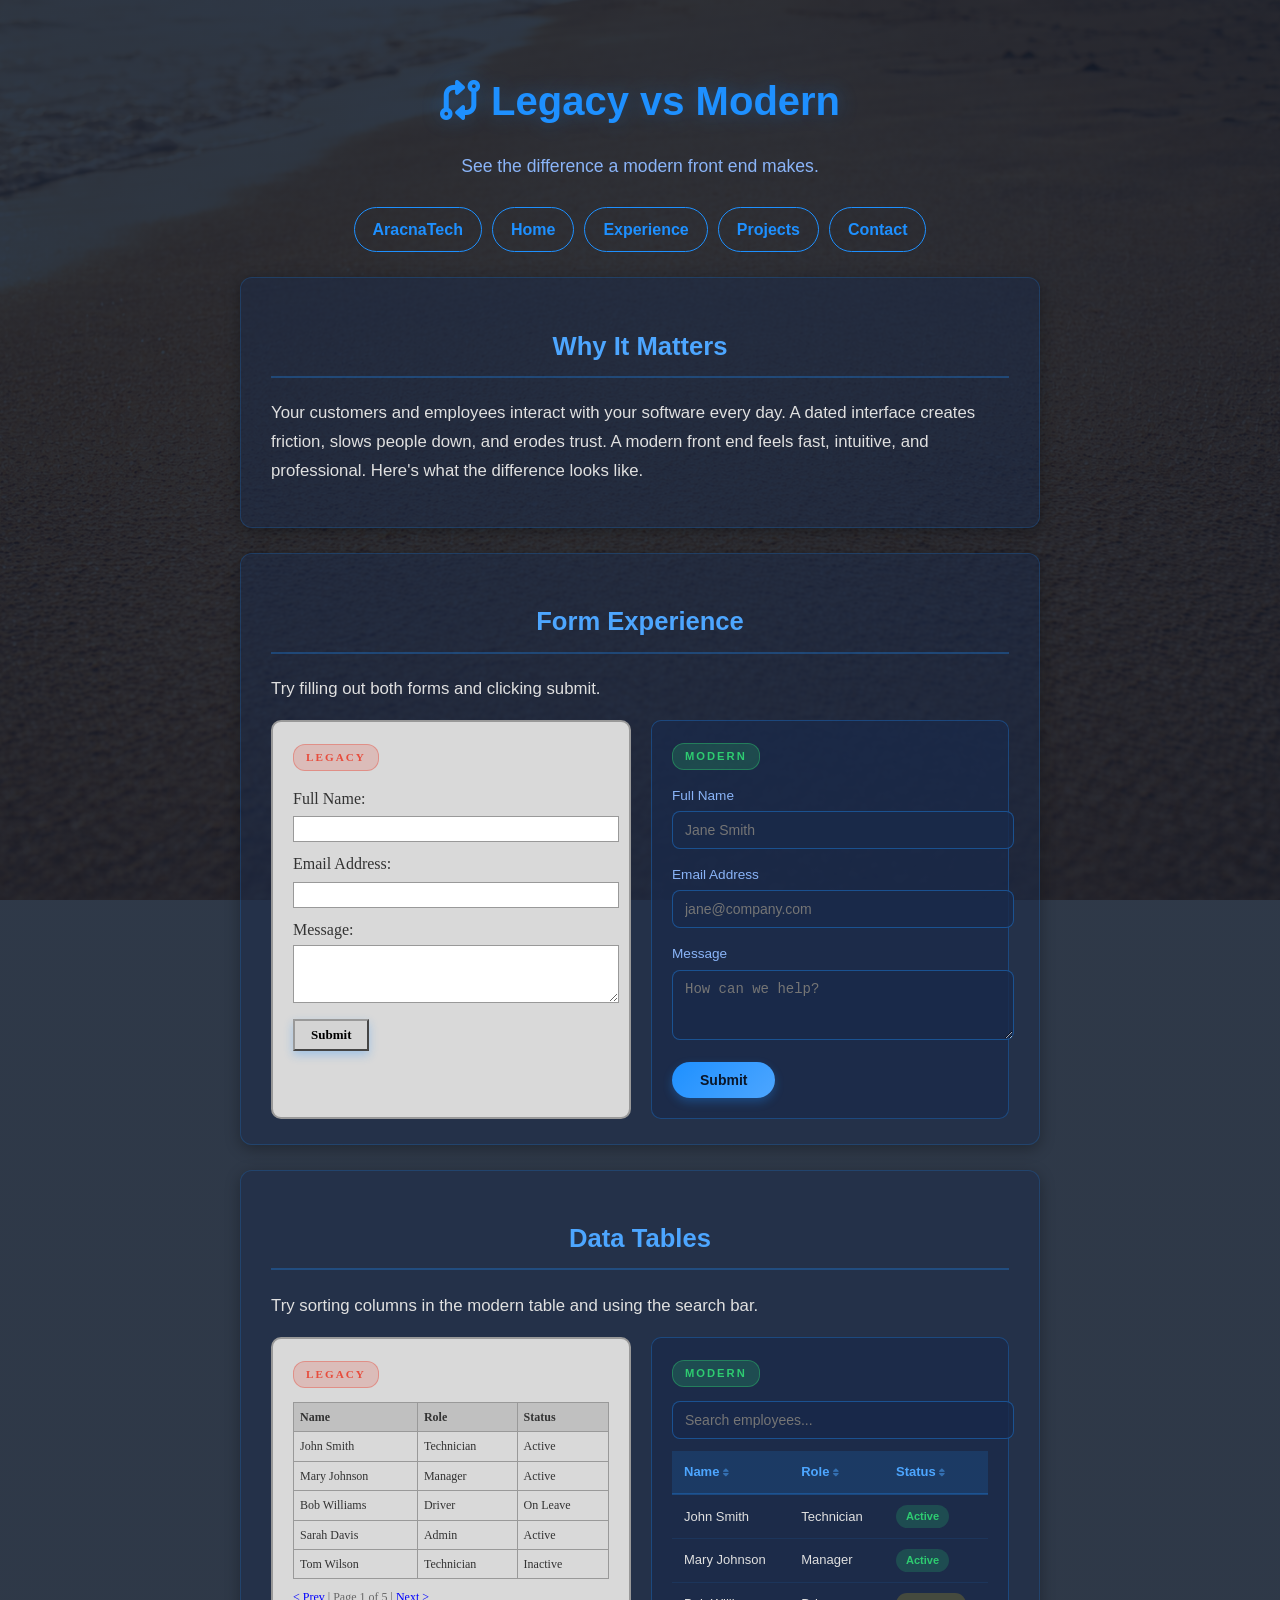
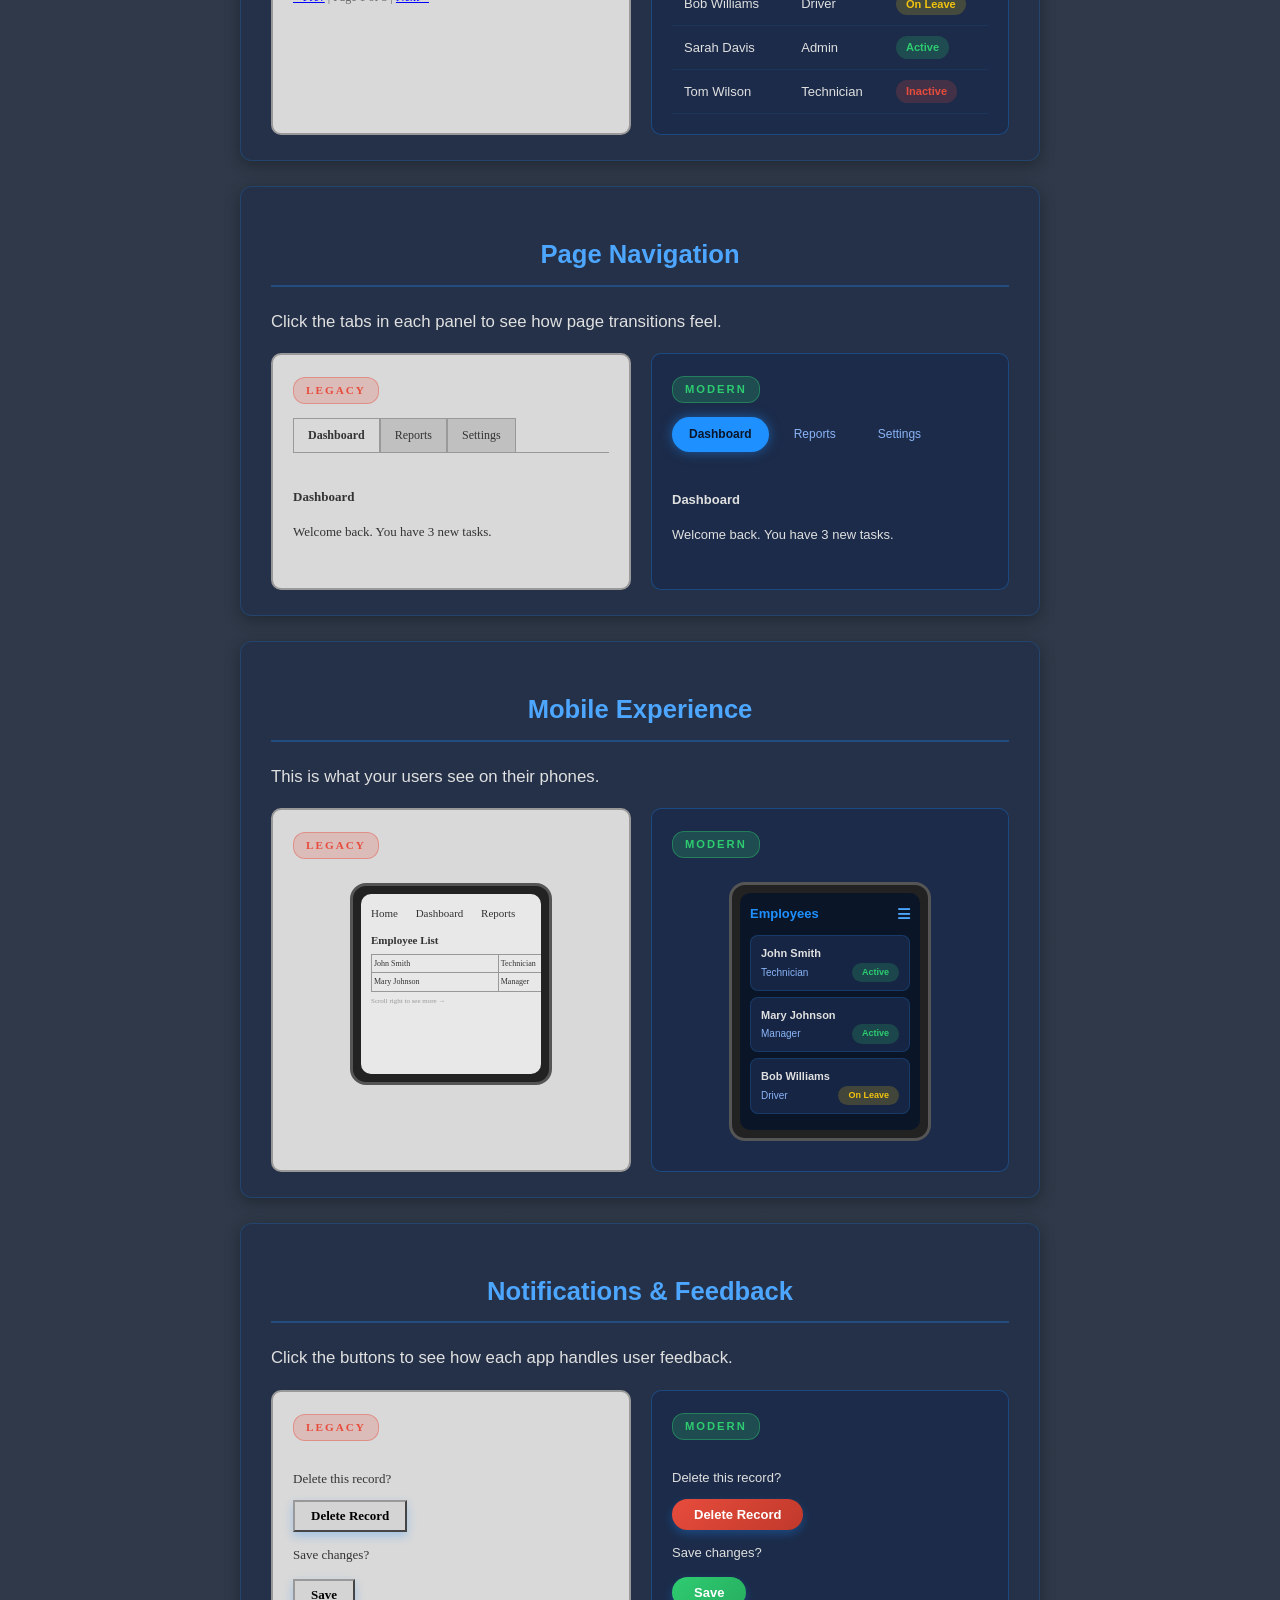
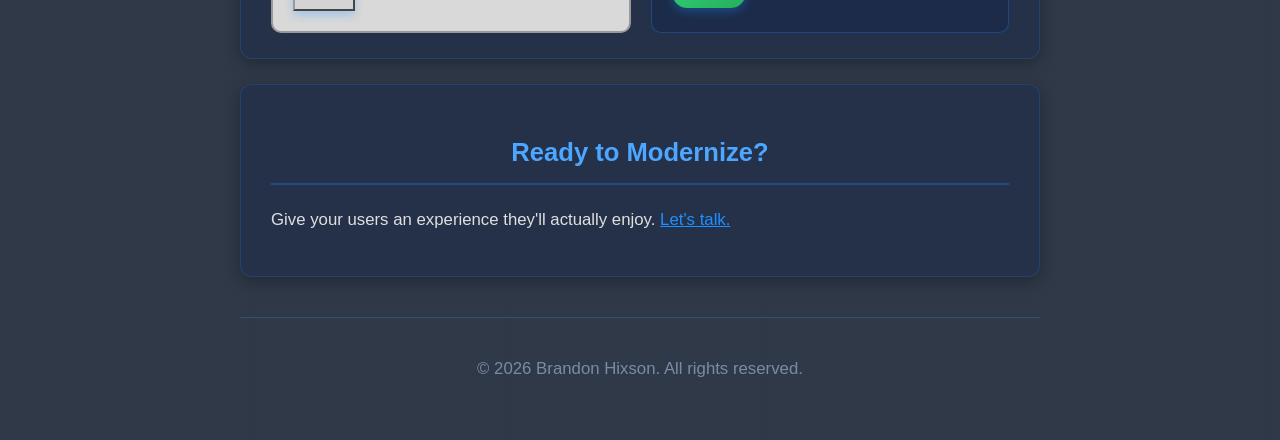
<file: django-compare.html>
<!DOCTYPE html>
<html lang="en">
  <head>
    <meta charset="UTF-8" />
    <meta name="viewport" content="width=device-width, initial-scale=1.0" />
    <title>Legacy vs Modern - AracnaTech</title>
    <link rel="stylesheet" href="style.css" />
    <link rel="stylesheet" href="https://cdnjs.cloudflare.com/ajax/libs/font-awesome/6.5.1/css/all.min.css" />
  </head>
  <body class="page-compare">

    <header>
      <h1><i class="fa-solid fa-code-compare"></i> Legacy vs Modern</h1>
      <p>See the difference a modern front end makes.</p>
    </header>

    <nav>
      <a href="aracnatech.html">AracnaTech</a>
      <a href="index.html">Home</a>
      <a href="experience.html">Experience</a>
      <a href="projects.html">Projects</a>
      <a href="contact.html">Contact</a>
    </nav>

    <main>

      <!-- Intro -->
      <section>
        <h2>Why It Matters</h2>
        <p>
          Your customers and employees interact with your software every day.
          A dated interface creates friction, slows people down, and erodes trust.
          A modern front end feels fast, intuitive, and professional.
          Here's what the difference looks like.
        </p>
      </section>

      <!-- Demo 1: Form Experience -->
      <section>
        <h2>Form Experience</h2>
        <p>Try filling out both forms and clicking submit.</p>
        <div class="demo-row">

          <div class="demo-panel demo-legacy">
            <span class="demo-label demo-label-legacy">Legacy</span>
            <form onsubmit="legacySubmit(event)">
              <div style="margin-bottom: 8px;">
                <label style="display: block; margin-bottom: 2px;">Full Name:</label>
                <input type="text" id="legacy-name" style="width: 100%; padding: 4px; border: 1px solid #999; font-family: 'Times New Roman', serif; font-size: 14px; border-radius: 0; background: #fff; color: #000;" />
              </div>
              <div style="margin-bottom: 8px;">
                <label style="display: block; margin-bottom: 2px;">Email Address:</label>
                <input type="text" id="legacy-email" style="width: 100%; padding: 4px; border: 1px solid #999; font-family: 'Times New Roman', serif; font-size: 14px; border-radius: 0; background: #fff; color: #000;" />
              </div>
              <div style="margin-bottom: 8px;">
                <label style="display: block; margin-bottom: 2px;">Message:</label>
                <textarea id="legacy-msg" rows="3" style="width: 100%; padding: 4px; border: 1px solid #999; font-family: 'Times New Roman', serif; font-size: 14px; border-radius: 0; background: #fff; color: #000; resize: vertical;"></textarea>
              </div>
              <button type="submit" style="background: #d4d4d4; color: #000; border: 2px outset #999; border-radius: 0; padding: 6px 16px; font-family: 'Times New Roman', serif; cursor: pointer; font-size: 13px;">Submit</button>
            </form>
          </div>

          <div class="demo-panel demo-modern">
            <span class="demo-label demo-label-modern">Modern</span>
            <form onsubmit="modernSubmit(event)">
              <div style="margin-bottom: 14px; position: relative;">
                <label style="display: block; margin-bottom: 4px; color: #8ab4f8; font-size: 0.85em;">Full Name</label>
                <input type="text" id="modern-name" oninput="validateField(this, 'name')" placeholder="Jane Smith" style="width: 100%; padding: 10px 12px; border: 1px solid rgba(30,144,255,0.4); border-radius: 8px; background: rgba(26,42,74,0.8); color: #e0e0e0; font-size: 14px; transition: border-color 0.3s ease, box-shadow 0.3s ease;" onfocus="this.style.borderColor='#4da6ff'; this.style.boxShadow='0 0 10px rgba(30,144,255,0.4)'" onblur="this.style.borderColor='rgba(30,144,255,0.4)'; this.style.boxShadow='none'" />
                <span class="validate-icon" id="icon-name"></span>
              </div>
              <div style="margin-bottom: 14px; position: relative;">
                <label style="display: block; margin-bottom: 4px; color: #8ab4f8; font-size: 0.85em;">Email Address</label>
                <input type="text" id="modern-email" oninput="validateField(this, 'email')" placeholder="jane@company.com" style="width: 100%; padding: 10px 12px; border: 1px solid rgba(30,144,255,0.4); border-radius: 8px; background: rgba(26,42,74,0.8); color: #e0e0e0; font-size: 14px; transition: border-color 0.3s ease, box-shadow 0.3s ease;" onfocus="this.style.borderColor='#4da6ff'; this.style.boxShadow='0 0 10px rgba(30,144,255,0.4)'" onblur="this.style.borderColor='rgba(30,144,255,0.4)'; this.style.boxShadow='none'" />
                <span class="validate-icon" id="icon-email"></span>
              </div>
              <div style="margin-bottom: 14px;">
                <label style="display: block; margin-bottom: 4px; color: #8ab4f8; font-size: 0.85em;">Message</label>
                <textarea id="modern-msg" rows="3" placeholder="How can we help?" style="width: 100%; padding: 10px 12px; border: 1px solid rgba(30,144,255,0.4); border-radius: 8px; background: rgba(26,42,74,0.8); color: #e0e0e0; font-size: 14px; resize: vertical; transition: border-color 0.3s ease, box-shadow 0.3s ease;" onfocus="this.style.borderColor='#4da6ff'; this.style.boxShadow='0 0 10px rgba(30,144,255,0.4)'" onblur="this.style.borderColor='rgba(30,144,255,0.4)'; this.style.boxShadow='none'"></textarea>
              </div>
              <button type="submit" id="modern-btn" style="background: linear-gradient(135deg, #1e90ff, #4da6ff); color: #0a1628; border: none; border-radius: 25px; padding: 10px 28px; font-weight: bold; cursor: pointer; font-size: 14px; transition: all 0.3s ease;">Submit</button>
            </form>
            <div id="modern-toast" class="toast-msg">Message sent successfully!</div>
          </div>

        </div>
      </section>

      <!-- Demo 2: Data Table -->
      <section>
        <h2>Data Tables</h2>
        <p>Try sorting columns in the modern table and using the search bar.</p>
        <div class="demo-row">

          <div class="demo-panel demo-legacy">
            <span class="demo-label demo-label-legacy">Legacy</span>
            <table class="legacy-table">
              <tr><th>Name</th><th>Role</th><th>Status</th></tr>
              <tr><td>John Smith</td><td>Technician</td><td>Active</td></tr>
              <tr><td>Mary Johnson</td><td>Manager</td><td>Active</td></tr>
              <tr><td>Bob Williams</td><td>Driver</td><td>On Leave</td></tr>
              <tr><td>Sarah Davis</td><td>Admin</td><td>Active</td></tr>
              <tr><td>Tom Wilson</td><td>Technician</td><td>Inactive</td></tr>
            </table>
            <p style="font-size: 12px; margin-top: 8px; color: #666;"><a href="#" style="color: blue; text-decoration: underline;">&lt; Prev</a> | Page 1 of 5 | <a href="#" style="color: blue; text-decoration: underline;">Next &gt;</a></p>
          </div>

          <div class="demo-panel demo-modern">
            <span class="demo-label demo-label-modern">Modern</span>
            <input type="text" id="table-search" placeholder="Search employees..." oninput="filterTable()" style="width: 100%; padding: 10px 12px; border: 1px solid rgba(30,144,255,0.4); border-radius: 8px; background: rgba(26,42,74,0.8); color: #e0e0e0; font-size: 14px; margin-bottom: 12px; transition: border-color 0.3s ease;" onfocus="this.style.borderColor='#4da6ff'" onblur="this.style.borderColor='rgba(30,144,255,0.4)'" />
            <table class="modern-table">
              <thead>
                <tr>
                  <th onclick="sortTable(0)" style="cursor: pointer;">Name <i class="fa-solid fa-sort" style="font-size: 0.7em; opacity: 0.5;"></i></th>
                  <th onclick="sortTable(1)" style="cursor: pointer;">Role <i class="fa-solid fa-sort" style="font-size: 0.7em; opacity: 0.5;"></i></th>
                  <th onclick="sortTable(2)" style="cursor: pointer;">Status <i class="fa-solid fa-sort" style="font-size: 0.7em; opacity: 0.5;"></i></th>
                </tr>
              </thead>
              <tbody id="modern-tbody">
                <tr><td>John Smith</td><td>Technician</td><td><span class="status-active">Active</span></td></tr>
                <tr><td>Mary Johnson</td><td>Manager</td><td><span class="status-active">Active</span></td></tr>
                <tr><td>Bob Williams</td><td>Driver</td><td><span class="status-leave">On Leave</span></td></tr>
                <tr><td>Sarah Davis</td><td>Admin</td><td><span class="status-active">Active</span></td></tr>
                <tr><td>Tom Wilson</td><td>Technician</td><td><span class="status-inactive">Inactive</span></td></tr>
              </tbody>
            </table>
          </div>

        </div>
      </section>

      <!-- Demo 3: Navigation Feel -->
      <section>
        <h2>Page Navigation</h2>
        <p>Click the tabs in each panel to see how page transitions feel.</p>
        <div class="demo-row">

          <div class="demo-panel demo-legacy">
            <span class="demo-label demo-label-legacy">Legacy</span>
            <div class="legacy-tabs">
              <span class="legacy-tab active" onclick="legacyNav(this, 'legacy-tab-1')">Dashboard</span>
              <span class="legacy-tab" onclick="legacyNav(this, 'legacy-tab-2')">Reports</span>
              <span class="legacy-tab" onclick="legacyNav(this, 'legacy-tab-3')">Settings</span>
            </div>
            <div class="legacy-flash" id="legacy-flash"></div>
            <div class="legacy-tab-content" id="legacy-tab-1">
              <p><strong>Dashboard</strong></p>
              <p>Welcome back. You have 3 new tasks.</p>
            </div>
            <div class="legacy-tab-content" id="legacy-tab-2" style="display: none;">
              <p><strong>Reports</strong></p>
              <p>Monthly report generated on 03/01/2026.</p>
            </div>
            <div class="legacy-tab-content" id="legacy-tab-3" style="display: none;">
              <p><strong>Settings</strong></p>
              <p>Account preferences and notifications.</p>
            </div>
          </div>

          <div class="demo-panel demo-modern">
            <span class="demo-label demo-label-modern">Modern</span>
            <div class="modern-tabs">
              <span class="modern-tab active" onclick="modernNav(this, 'modern-tab-1')">Dashboard</span>
              <span class="modern-tab" onclick="modernNav(this, 'modern-tab-2')">Reports</span>
              <span class="modern-tab" onclick="modernNav(this, 'modern-tab-3')">Settings</span>
            </div>
            <div class="modern-tab-content show" id="modern-tab-1">
              <p><strong>Dashboard</strong></p>
              <p>Welcome back. You have 3 new tasks.</p>
            </div>
            <div class="modern-tab-content" id="modern-tab-2">
              <p><strong>Reports</strong></p>
              <p>Monthly report generated on 03/01/2026.</p>
            </div>
            <div class="modern-tab-content" id="modern-tab-3">
              <p><strong>Settings</strong></p>
              <p>Account preferences and notifications.</p>
            </div>
          </div>

        </div>
      </section>

      <!-- Demo 4: Mobile Responsiveness Mockup -->
      <section>
        <h2>Mobile Experience</h2>
        <p>This is what your users see on their phones.</p>
        <div class="demo-row">

          <div class="demo-panel demo-legacy">
            <span class="demo-label demo-label-legacy">Legacy</span>
            <div class="phone-frame">
              <div class="phone-screen phone-legacy">
                <div style="white-space: nowrap; font-size: 11px; overflow-x: auto;">
                  <span style="margin-right: 15px;">Home</span>
                  <span style="margin-right: 15px;">Dashboard</span>
                  <span style="margin-right: 15px;">Reports</span>
                  <span style="margin-right: 15px;">Settings</span>
                  <span style="margin-right: 15px;">Profile</span>
                  <span>Logout</span>
                </div>
                <h4 style="margin: 8px 0 4px; font-family: 'Times New Roman', serif;">Employee List</h4>
                <table style="font-size: 8px; width: 400px; border-collapse: collapse;">
                  <tr><td style="border: 1px solid #999; padding: 2px;">John Smith</td><td style="border: 1px solid #999; padding: 2px;">Technician</td><td style="border: 1px solid #999; padding: 2px;">Active</td><td style="border: 1px solid #999; padding: 2px;">2024-01-15</td></tr>
                  <tr><td style="border: 1px solid #999; padding: 2px;">Mary Johnson</td><td style="border: 1px solid #999; padding: 2px;">Manager</td><td style="border: 1px solid #999; padding: 2px;">Active</td><td style="border: 1px solid #999; padding: 2px;">2023-06-01</td></tr>
                </table>
                <p style="font-size: 7px; color: #999; margin-top: 4px;">Scroll right to see more &#8594;</p>
              </div>
            </div>
          </div>

          <div class="demo-panel demo-modern">
            <span class="demo-label demo-label-modern">Modern</span>
            <div class="phone-frame">
              <div class="phone-screen phone-modern">
                <div style="display: flex; justify-content: space-between; align-items: center; margin-bottom: 10px;">
                  <strong style="color: #1e90ff; font-size: 13px;">Employees</strong>
                  <i class="fa-solid fa-bars" style="color: #4da6ff; font-size: 14px;"></i>
                </div>
                <div class="phone-card">
                  <strong>John Smith</strong><br />
                  <span style="font-size: 10px; color: #8ab4f8;">Technician</span>
                  <span class="status-active" style="float: right; font-size: 9px;">Active</span>
                </div>
                <div class="phone-card">
                  <strong>Mary Johnson</strong><br />
                  <span style="font-size: 10px; color: #8ab4f8;">Manager</span>
                  <span class="status-active" style="float: right; font-size: 9px;">Active</span>
                </div>
                <div class="phone-card">
                  <strong>Bob Williams</strong><br />
                  <span style="font-size: 10px; color: #8ab4f8;">Driver</span>
                  <span class="status-leave" style="float: right; font-size: 9px;">On Leave</span>
                </div>
              </div>
            </div>
          </div>

        </div>
      </section>

      <!-- Demo 5: Notifications & Feedback -->
      <section>
        <h2>Notifications &amp; Feedback</h2>
        <p>Click the buttons to see how each app handles user feedback.</p>
        <div class="demo-row">

          <div class="demo-panel demo-legacy">
            <span class="demo-label demo-label-legacy">Legacy</span>
            <p style="margin-bottom: 10px; font-size: 13px;">Delete this record?</p>
            <button onclick="alert('Record deleted.')" style="background: #d4d4d4; color: #000; border: 2px outset #999; border-radius: 0; padding: 6px 16px; font-family: 'Times New Roman', serif; cursor: pointer; font-size: 13px;">Delete Record</button>
            <p style="margin-top: 12px; font-size: 13px;">Save changes?</p>
            <button onclick="alert('Changes saved successfully.')" style="background: #d4d4d4; color: #000; border: 2px outset #999; border-radius: 0; padding: 6px 16px; font-family: 'Times New Roman', serif; cursor: pointer; font-size: 13px;">Save</button>
          </div>

          <div class="demo-panel demo-modern">
            <span class="demo-label demo-label-modern">Modern</span>
            <p style="margin-bottom: 10px; font-size: 13px;">Delete this record?</p>
            <button onclick="showToast('notify-delete', 'Record deleted.', '#e74c3c')" style="background: linear-gradient(135deg, #e74c3c, #c0392b); color: #fff; border: none; border-radius: 25px; padding: 8px 22px; font-weight: bold; cursor: pointer; font-size: 13px; transition: all 0.3s ease;">Delete Record</button>
            <p style="margin-top: 12px; font-size: 13px;">Save changes?</p>
            <button onclick="showToast('notify-save', 'Changes saved successfully.', '#2ecc71')" style="background: linear-gradient(135deg, #2ecc71, #27ae60); color: #fff; border: none; border-radius: 25px; padding: 8px 22px; font-weight: bold; cursor: pointer; font-size: 13px; transition: all 0.3s ease;">Save</button>
            <div id="notify-delete" class="toast-msg"></div>
            <div id="notify-save" class="toast-msg"></div>
          </div>

        </div>
      </section>

      <!-- CTA -->
      <section>
        <h2>Ready to Modernize?</h2>
        <p>
          Give your users an experience they'll actually enjoy.
          <a href="contact.html" style="color: #1e90ff;">Let's talk.</a>
        </p>
      </section>

    </main>

    <footer>
      <p>&copy; 2026 Brandon Hixson. All rights reserved.</p>
    </footer>

    <script>
      /* === Form Demos === */
      function legacySubmit(e) {
        e.preventDefault();
        var name = document.getElementById('legacy-name').value;
        var email = document.getElementById('legacy-email').value;
        if (!name || !email) {
          alert('Error: All fields are required!');
          return;
        }
        // Simulate page reload flash
        var panel = e.target.closest('.demo-panel');
        panel.style.opacity = '0';
        setTimeout(function() {
          panel.style.opacity = '1';
          alert('Form submitted successfully.');
        }, 600);
      }

      function validateField(input, type) {
        var icon = document.getElementById('icon-' + type);
        var val = input.value.trim();
        if (!val) { icon.textContent = ''; return; }
        if (type === 'email') {
          var valid = /^[^\s@]+@[^\s@]+\.[^\s@]+$/.test(val);
          icon.textContent = valid ? '\u2713' : '\u2717';
          icon.style.color = valid ? '#2ecc71' : '#e74c3c';
        } else {
          icon.textContent = val.length >= 2 ? '\u2713' : '\u2717';
          icon.style.color = val.length >= 2 ? '#2ecc71' : '#e74c3c';
        }
      }

      function modernSubmit(e) {
        e.preventDefault();
        var btn = document.getElementById('modern-btn');
        btn.textContent = 'Sending...';
        btn.disabled = true;
        setTimeout(function() {
          btn.textContent = 'Submit';
          btn.disabled = false;
          var toast = document.getElementById('modern-toast');
          toast.style.display = 'block';
          toast.style.opacity = '1';
          setTimeout(function() {
            toast.style.opacity = '0';
            setTimeout(function() { toast.style.display = 'none'; }, 300);
          }, 2500);
        }, 1200);
      }

      /* === Table Sorting === */
      var sortDir = [true, true, true];
      function sortTable(col) {
        var tbody = document.getElementById('modern-tbody');
        var rows = Array.from(tbody.querySelectorAll('tr'));
        sortDir[col] = !sortDir[col];
        rows.sort(function(a, b) {
          var aText = a.cells[col].textContent.trim();
          var bText = b.cells[col].textContent.trim();
          return sortDir[col] ? aText.localeCompare(bText) : bText.localeCompare(aText);
        });
        rows.forEach(function(row) { tbody.appendChild(row); });
      }

      function filterTable() {
        var query = document.getElementById('table-search').value.toLowerCase();
        var rows = document.getElementById('modern-tbody').querySelectorAll('tr');
        rows.forEach(function(row) {
          var text = row.textContent.toLowerCase();
          row.style.display = text.includes(query) ? '' : 'none';
        });
      }

      /* === Navigation Demos === */
      function legacyNav(tab, id) {
        var flash = document.getElementById('legacy-flash');
        flash.style.display = 'block';
        setTimeout(function() {
          flash.style.display = 'none';
          document.querySelectorAll('.legacy-tab-content').forEach(function(el) { el.style.display = 'none'; });
          document.querySelectorAll('.legacy-tab').forEach(function(el) { el.classList.remove('active'); });
          document.getElementById(id).style.display = 'block';
          tab.classList.add('active');
        }, 500);
      }

      function modernNav(tab, id) {
        document.querySelectorAll('.modern-tab').forEach(function(el) { el.classList.remove('active'); });
        document.querySelectorAll('.modern-tab-content').forEach(function(el) { el.classList.remove('show'); });
        tab.classList.add('active');
        setTimeout(function() {
          document.getElementById(id).classList.add('show');
        }, 50);
      }

      /* === Toast Notifications === */
      function showToast(id, message, color) {
        var toast = document.getElementById(id);
        toast.textContent = message;
        toast.style.borderLeftColor = color;
        toast.style.display = 'block';
        toast.style.opacity = '1';
        setTimeout(function() {
          toast.style.opacity = '0';
          setTimeout(function() { toast.style.display = 'none'; }, 300);
        }, 2500);
      }
    </script>

  </body>
</html>
</file>
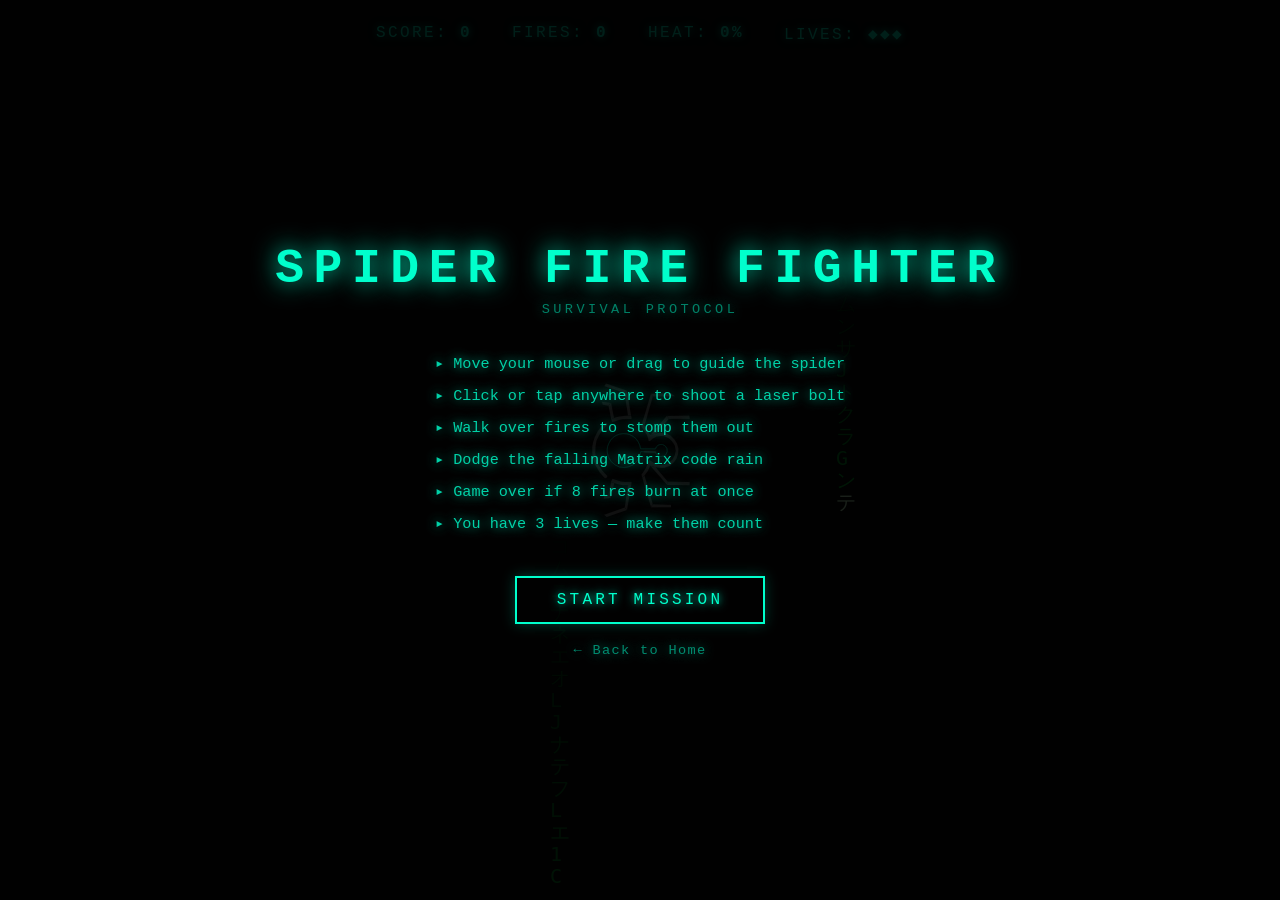
<file: spider-demo.html>
<!DOCTYPE html>
<html lang="en">
<head>
  <meta charset="UTF-8">
  <title>Spider Fire Fighter</title>
  <style>
    *, *::before, *::after { box-sizing: border-box; margin: 0; padding: 0; }

    body {
      background: #080808;
      overflow: hidden;
      width: 100vw;
      height: 100vh;
      cursor: crosshair;
      user-select: none;
    }

    #game-canvas {
      position: fixed;
      inset: 0;
      z-index: 1;
      pointer-events: none;
    }

    #spider {
      position: fixed;
      width: 180px;
      height: 180px;
      will-change: transform;
      z-index: 2;
      pointer-events: none;
    }
    #spider svg {
      width: 100%;
      height: 100%;
      overflow: visible;
    }

    /* ── Limb walk cycle ── */
    .limb { transform-box: fill-box; }
    #lw-phone,   #lw-gear     { transform-origin: 0%   100%; animation: walk-a 0.14s linear infinite; }
    #lw-wrench1, #lw-magglass { transform-origin: 100% 100%; animation: walk-a 0.14s linear infinite; }
    #lw-plug,    #lw-brief    { transform-origin: 0%   0%;   animation: walk-b 0.14s linear infinite; }
    #lw-wrench2, #lw-hammer   { transform-origin: 100% 0%;   animation: walk-b 0.14s linear infinite; }

    @keyframes walk-a {
      0%   { transform: rotate(-8deg); }
      50%  { transform: rotate( 8deg); }
      100% { transform: rotate(-8deg); }
    }
    @keyframes walk-b {
      0%   { transform: rotate( 8deg); }
      50%  { transform: rotate(-8deg); }
      100% { transform: rotate( 8deg); }
    }
    #spider.idle .limb { animation-play-state: paused; }

    @keyframes spider-flash {
      0%, 100% { opacity: 1; filter: none; }
      50%      { opacity: 0.15; filter: drop-shadow(0 0 12px #00ff41); }
    }
    #spider.hit { animation: spider-flash 0.12s linear 8; }

    @keyframes score-pop {
      0%   { transform: translateX(-50%) scale(1);    color: #00ffcc; }
      40%  { transform: translateX(-50%) scale(1.45); color: #ffffff; }
      100% { transform: translateX(-50%) scale(1);    color: #00ffcc; }
    }
    #hud.score-pop { animation: score-pop 0.35s ease-out; }

    /* ── HUD ── */
    #hud {
      position: fixed;
      top: 24px;
      left: 50%;
      transform: translateX(-50%);
      z-index: 100;
      font-family: ui-monospace, 'Courier New', monospace;
      font-size: 1rem;
      letter-spacing: 0.15em;
      text-transform: uppercase;
      color: #00ffcc;
      text-shadow: 0 0 8px #00ffcc;
      display: flex;
      gap: 2.5rem;
      pointer-events: none;
    }

    /* ── Game Over ── */
    #game-over {
      display: none;
      position: fixed;
      inset: 0;
      z-index: 200;
      background: rgba(0,0,0,0.75);
      flex-direction: column;
      align-items: center;
      justify-content: center;
      font-family: ui-monospace, 'Courier New', monospace;
      color: #ff3300;
      text-shadow: 0 0 20px #ff3300;
    }
    #game-over.show { display: flex; }
    #game-over h1 { font-size: 4rem; letter-spacing: 0.2em; margin-bottom: 1rem; }
    #game-over p  { font-size: 1.2rem; color: #fff; opacity: 0.7; margin-bottom: 2rem; }
    #game-over button {
      padding: 0.8rem 2.5rem;
      background: transparent;
      border: 2px solid #00ffcc;
      color: #00ffcc;
      font-family: inherit;
      font-size: 1rem;
      letter-spacing: 0.2em;
      text-transform: uppercase;
      cursor: pointer;
      text-shadow: 0 0 8px #00ffcc;
      box-shadow: 0 0 12px #00ffcc44;
      transition: all 0.2s;
    }
    #game-over button:hover {
      background: #00ffcc22;
      box-shadow: 0 0 24px #00ffcc88;
    }

    /* ── Start Screen ── */
    #start-screen {
      display: none;
      position: fixed;
      inset: 0;
      z-index: 200;
      background: rgba(0,0,0,0.88);
      flex-direction: column;
      align-items: center;
      justify-content: center;
      font-family: ui-monospace, 'Courier New', monospace;
      color: #00ffcc;
      text-shadow: 0 0 12px #00ffcc;
    }
    #start-screen.show { display: flex; }
    #start-screen h1 {
      font-size: 3rem;
      letter-spacing: 0.2em;
      margin-bottom: 0.4rem;
      text-shadow: 0 0 24px #00ffcc;
    }
    #start-screen .subtitle {
      font-size: 0.85rem;
      opacity: 0.5;
      letter-spacing: 0.25em;
      margin-bottom: 2rem;
    }
    #start-screen ul {
      list-style: none;
      margin-bottom: 2.2rem;
      font-size: 0.95rem;
      line-height: 2.1;
      opacity: 0.82;
      text-align: left;
    }
    #start-screen ul li::before { content: '▸  '; color: #00ffcc; }
    #start-screen button {
      padding: 0.8rem 2.5rem;
      background: transparent;
      border: 2px solid #00ffcc;
      color: #00ffcc;
      font-family: inherit;
      font-size: 1rem;
      letter-spacing: 0.2em;
      text-transform: uppercase;
      cursor: pointer;
      text-shadow: 0 0 8px #00ffcc;
      box-shadow: 0 0 12px #00ffcc44;
      transition: all 0.2s;
    }
    #start-screen button:hover {
      background: #00ffcc22;
      box-shadow: 0 0 24px #00ffcc88;
    }
    .home-link {
      display: block;
      margin-top: 1.2rem;
      font-size: 0.85rem;
      color: #00ffcc;
      opacity: 0.55;
      text-decoration: none;
      letter-spacing: 0.1em;
      transition: opacity 0.2s;
    }
    .home-link:hover { opacity: 1; }

    /* ── ESC button ── */
    #esc-btn {
      display: none;
      position: fixed;
      top: 18px;
      right: 20px;
      z-index: 100;
      background: transparent;
      border: 1px solid #00ffcc55;
      color: #00ffcc;
      font-family: ui-monospace, 'Courier New', monospace;
      font-size: 0.72rem;
      letter-spacing: 0.18em;
      text-transform: uppercase;
      padding: 5px 10px;
      cursor: pointer;
      opacity: 0.5;
      transition: opacity 0.2s, border-color 0.2s;
    }
    #esc-btn.visible { display: block; }
    #esc-btn:hover { opacity: 1; border-color: #00ffcc; }
  </style>
</head>
<body>

<canvas id="game-canvas"></canvas>
<div id="spider"></div>
<button id="esc-btn">ESC ✕</button>

<div id="hud">
  <span>Score: <b id="hud-score">0</b></span>
  <span>Fires: <b id="hud-fires">0</b></span>
  <span>Heat: <b id="hud-heat">0%</b></span>
  <span>Lives: <b id="hud-lives">◆◆◆</b></span>
</div>

<div id="start-screen" class="show">
  <h1>SPIDER FIRE FIGHTER</h1>
  <p class="subtitle">SURVIVAL PROTOCOL</p>
  <ul>
    <li>Move your mouse or drag to guide the spider</li>
    <li>Click or tap anywhere to shoot a laser bolt</li>
    <li>Walk over fires to stomp them out</li>
    <li>Dodge the falling Matrix code rain</li>
    <li>Game over if 8 fires burn at once</li>
    <li>You have 3 lives — make them count</li>
  </ul>
  <button id="start-btn">START MISSION</button>
  <a href="index.html" class="home-link">← Back to Home</a>
</div>

<div id="game-over">
  <h1 id="go-title">BURNED</h1>
  <p id="go-score">Final score: 0</p>
  <button id="restart-btn">RESTART</button>
  <a href="index.html" class="home-link">← Back to Home</a>
</div>

<script>
(function () {

  // ── Config ──────────────────────────────────────────────────────
  const SIZE         = 180;
  const HALF         = SIZE / 2;
  const SPIDER_SPEED = 6;
  const FIRE_MAX     = 8;        // game over threshold
  const FIRE_SPAWN_MS = 3000;
  const FIRE_GROW_RATE = 0.012;  // radius per frame
  const FIRE_MAX_R   = 45;
  const FIRE_MIN_R   = 10;
  const LASER_DAMAGE   = 18;
  const LASER_LIFE     = 180;    // ms
  const LASER_MAX_RANGE = 480;   // px — disconnects beyond this
  const MAX_LASERS   = 8;        // active bolt cap
  const MAX_PARTICLES = 150;     // hit-particle cap

  // ── State ───────────────────────────────────────────────────────
  let fires = [], lasers = [];
  let score = 0, isOver = false, gameStarted = false;
  let lives = 3, invincible = false, invincTimer = null;
  let audioOffTimer = null;
  let spawnTimer = null;
  let x = 0, y = 0, angle = 270;
  let mouseX = window.innerWidth / 2;
  let mouseY = window.innerHeight / 2;

  // ── Canvas ──────────────────────────────────────────────────────
  const canvas = document.getElementById('game-canvas');
  const ctx    = canvas.getContext('2d');

  function resizeCanvas() {
    canvas.width  = window.innerWidth;
    canvas.height = window.innerHeight;
  }
  resizeCanvas();
  window.addEventListener('resize', resizeCanvas);

  // ── HUD ─────────────────────────────────────────────────────────
  const hudScore = document.getElementById('hud-score');
  const hudFires = document.getElementById('hud-fires');
  const hudHeat  = document.getElementById('hud-heat');
  const hudLives = document.getElementById('hud-lives');
  const gameOverEl = document.getElementById('game-over');
  const goTitle    = document.getElementById('go-title');
  const goScore    = document.getElementById('go-score');

  function updateHUD() {
    hudScore.textContent = score;
    hudFires.textContent = fires.length;
    hudHeat.textContent  = Math.round((fires.length / FIRE_MAX) * 100) + '%';
    hudHeat.style.color  = fires.length >= FIRE_MAX * 0.75 ? '#ff3300' : '#00ffcc';
    hudLives.textContent = '◆'.repeat(lives) + '◇'.repeat(3 - lives);
    hudLives.style.color = lives === 1 ? '#ff3300' : '#00ffcc';
  }

  // ── Spider SVG setup ────────────────────────────────────────────
  const spiderEl = document.getElementById('spider');

  const TOOL_IDS = [
    'path2','path3','path4','path26','path22','path23','rect54',
    'path42','ellipse49','path45','path49','rect51','rect52','rect53',
    'path29','path51','path32','path33','path36','path39'
  ];
  const LIMBS = [
    ['lw-phone',    ['path20','path21']],
    ['lw-plug',     ['path24','path25']],
    ['lw-gear',     ['path40','path41']],
    ['lw-brief',    ['path43','path44']],
    ['lw-magglass', ['path27','path28']],
    ['lw-hammer',   ['path30','path31']],
    ['lw-wrench1',  ['path34','path35']],
    ['lw-wrench2',  ['path37','path38']],
  ];
  const OUTER_IDS = ['path13','path14','path15','path16'];

  fetch('images/spiderTrace.svg')
    .then(r => r.text())
    .then(raw => {
      spiderEl.innerHTML = raw;
      const svg = spiderEl.querySelector('svg');
      svg.setAttribute('viewBox', '80 140 860 730');

      TOOL_IDS.forEach(id => {
        const el = svg.getElementById(id);
        if (el) el.style.display = 'none';
      });

      LIMBS.forEach(([gid, ids]) => {
        const g = document.createElementNS('http://www.w3.org/2000/svg', 'g');
        g.id = gid; g.classList.add('limb');
        ids.forEach(id => {
          const el = svg.getElementById(id);
          if (el) g.appendChild(el);
        });
        svg.appendChild(g);
      });

      // Electric inner body
      const inner = svg.getElementById('path17');
      if (inner) {
        inner.style.fill = '#0d0d0d';

        const glow = inner.cloneNode(true);
        glow.removeAttribute('id');
        glow.style.cssText = 'fill:none;stroke:#00ffcc;stroke-width:3';
        glow.classList.add('circuit-glow');
        svg.appendChild(glow);

        const spark = inner.cloneNode(true);
        spark.removeAttribute('id');
        spark.style.cssText = 'fill:none;stroke:#e0ffff;stroke-width:2';
        spark.classList.add('electric-spark');
        svg.appendChild(spark);

        OUTER_IDS.forEach(id => {
          const el = svg.getElementById(id);
          if (el) el.classList.add('outer-bulb');
        });

        requestAnimationFrame(() => requestAnimationFrame(() => {
          const len   = spark.getTotalLength();
          const pulse = len * 0.07;
          const cycle = 1600;

          const st = document.createElement('style');
          st.textContent = `
            .circuit-glow { animation: circuit-breathe 2s ease-in-out infinite alternate; filter: drop-shadow(0 0 2px #00ffcc); }
            @keyframes circuit-breathe { from { opacity:0.08; } to { opacity:0.3; } }
            .electric-spark {
              stroke-dasharray: ${pulse.toFixed(1)} ${(len-pulse).toFixed(1)};
              stroke-dashoffset: ${len.toFixed(1)};
              animation: spark-travel ${cycle}ms linear infinite;
              filter: drop-shadow(0 0 2px #00ffcc) drop-shadow(0 0 5px #fff);
            }
            @keyframes spark-travel { to { stroke-dashoffset: 0; } }
            .outer-bulb.bulb-on { animation: bulb-settle 1.5s ease-out forwards; }
            @keyframes bulb-settle {
              0%   { fill:#808080; filter:none; }
              5%   { fill:#ffffff; filter:drop-shadow(0 0 30px #fff) drop-shadow(0 0 60px #ffe57a); }
              30%  { fill:#fffde7; filter:drop-shadow(0 0 15px #ffe57a) drop-shadow(0 0 30px #ffe57a); }
              100% { fill:#fff8e1; filter:drop-shadow(0 0 4px #ffe57a) drop-shadow(0 0 10px #ffe57a); }
            }
          `;
          document.head.appendChild(st);

          function fireBulb() {
            setTimeout(() => {
              OUTER_IDS.forEach(id => { const el = svg.getElementById(id); if(el) el.classList.add('bulb-on'); });
              setTimeout(() => {
                OUTER_IDS.forEach(id => { const el = svg.getElementById(id); if(el) el.classList.remove('bulb-on'); });
                setTimeout(fireBulb, 400);
              }, 1500);
            }, cycle * 2);
          }
          fireBulb();
        }));
      }
    });

  // ── Spider movement (follows mouse or touch) ────────────────────
  document.addEventListener('mousemove', e => {
    mouseX = e.clientX;
    mouseY = e.clientY;
  });

  document.addEventListener('touchmove', e => {
    e.preventDefault();
    mouseX = e.touches[0].clientX;
    mouseY = e.touches[0].clientY;
  }, { passive: false });

  document.addEventListener('touchstart', e => {
    if (e.target.closest('button, a')) return;
    e.preventDefault();
    mouseX = e.touches[0].clientX;
    mouseY = e.touches[0].clientY;
    if (gameStarted) {
      initAudio();
      shootLaser(e.touches[0].clientX, e.touches[0].clientY);
    }
  }, { passive: false });

  function setTransform(nx, ny, deg) {
    x = nx; y = ny; angle = deg;
    spiderEl.style.transform = `translate(${x}px,${y}px) rotate(${deg}deg)`;
  }

  function spiderCenter() {
    return { sx: x + HALF, sy: y + HALF };
  }

  function tickSpider() {
    const tx = mouseX - HALF;
    const ty = mouseY - HALF;
    const dx = tx - x;
    const dy = ty - y;
    const dist = Math.sqrt(dx*dx + dy*dy);

    const targetAngle = Math.atan2(dy, dx) * (180 / Math.PI) + 90;
    let delta = targetAngle - angle;
    if (delta >  180) delta -= 360;
    if (delta < -180) delta += 360;
    const newAngle = angle + delta * 0.15;

    if (dist < 4) {
      setTransform(tx, ty, newAngle);
      spiderEl.classList.add('idle');
      return;
    }
    spiderEl.classList.remove('idle');
    const speed = Math.min(SPIDER_SPEED, dist);
    setTransform(x + (dx/dist)*speed, y + (dy/dist)*speed, newAngle);

    // Stomp fires the spider walks over
    const { sx, sy } = spiderCenter();
    fires = fires.filter(f => {
      if (Math.hypot(f.x - sx, f.y - sy) < f.r + 30) {
        extinguishSound();
        addScore(5);
        return false;
      }
      return true;
    });
  }

  // ── Fires ────────────────────────────────────────────────────────
  function spawnFire() {
    if (isOver) return;
    const { sx, sy } = spiderCenter();
    let fx, fy, attempts = 0;
    do {
      fx = 80 + Math.random() * (window.innerWidth  - 160);
      fy = 80 + Math.random() * (window.innerHeight - 160);
      attempts++;
    } while (Math.hypot(fx-sx, fy-sy) < 180 && attempts < 20);

    fires.push({ x: fx, y: fy, r: FIRE_MIN_R, flicker: Math.random() * Math.PI * 2 });
    updateHUD();

    if (fires.length >= FIRE_MAX) endGame();
  }

  function startSpawning() {
    spawnFire();
    spawnTimer = setInterval(spawnFire, FIRE_SPAWN_MS);
  }

  function drawFires(t) {
    const spreads = [];
    fires.forEach(f => {
      f.r = Math.min(f.r + FIRE_GROW_RATE, FIRE_MAX_R);
      f.flicker += 0.15;
      const fl = f.r + Math.sin(f.flicker) * 4;

      // Outer haze — no gradient, just globalAlpha layers
      ctx.globalAlpha = 0.12;
      ctx.fillStyle = '#ff2200';
      ctx.beginPath();
      ctx.arc(f.x, f.y, fl * 2.2, 0, Math.PI * 2);
      ctx.fill();

      ctx.globalAlpha = 0.35;
      ctx.fillStyle = '#ff6600';
      ctx.beginPath();
      ctx.arc(f.x, f.y, fl * 1.5, 0, Math.PI * 2);
      ctx.fill();

      ctx.globalAlpha = 0.65;
      ctx.fillStyle = '#ffaa00';
      ctx.beginPath();
      ctx.arc(f.x, f.y, fl * 0.9, 0, Math.PI * 2);
      ctx.fill();

      // Hot core
      ctx.globalAlpha = 0.9;
      ctx.fillStyle = '#ffff99';
      ctx.beginPath();
      ctx.arc(f.x, f.y, fl * 0.4, 0, Math.PI * 2);
      ctx.fill();

      ctx.globalAlpha = 1;

      // Spread indicator ring when near max
      if (f.r > FIRE_MAX_R * 0.8) {
        const alpha = ((f.r - FIRE_MAX_R * 0.8) / (FIRE_MAX_R * 0.2) * 0.5).toFixed(2);
        ctx.globalAlpha = parseFloat(alpha);
        ctx.strokeStyle = '#ff3300';
        ctx.lineWidth = 2;
        ctx.beginPath();
        ctx.arc(f.x, f.y, FIRE_MAX_R * 2.5, 0, Math.PI * 2);
        ctx.stroke();
        ctx.globalAlpha = 1;
      }

      // Collect spreads — apply after forEach to avoid mutating during iteration
      if (f.r >= FIRE_MAX_R && !isOver) {
        f.r = FIRE_MIN_R;
        const sx2 = Math.max(60, Math.min(window.innerWidth-60,  f.x + (Math.random()-0.5)*200));
        const sy2 = Math.max(60, Math.min(window.innerHeight-60, f.y + (Math.random()-0.5)*200));
        spreads.push({ x: sx2, y: sy2, r: FIRE_MIN_R, flicker: Math.random() * Math.PI * 2 });
      }
    });

    ctx.globalAlpha = 1;

    if (spreads.length && !isOver) {
      fires.push(...spreads);
      updateHUD();
      if (fires.length >= FIRE_MAX) endGame();
    }
  }

  // ── Matrix rain ─────────────────────────────────────────────────
  const CHARS   = 'アイウエオカキクケコサシスセソタチツテトナニヌネノハヒフヘホマミムメモヤユヨラリルレロワヲン0123456789ABCDEFGHIJKLMNOP';
  const COL_W   = 22;
  const HIT_R   = 58;
  let matrixCols = [];
  let hitParticles = [];

  function makeCol(index, initial) {
    return {
      x:      index * COL_W + COL_W / 2,
      headY:  initial ? Math.random() * window.innerHeight : -COL_W,
      speed:  1.5 + Math.random() * 3.5,
      len:    10 + Math.floor(Math.random() * 14),
      chars:  Array.from({ length: 24 }, () => CHARS[Math.floor(Math.random() * CHARS.length)]),
      tick:   0
    };
  }

  let rampTimer = null;

  function initMatrix() {
    if (rampTimer) { clearInterval(rampTimer); rampTimer = null; }
    matrixCols = [];
    const n = Math.ceil(window.innerWidth / COL_W);
    for (let i = 0; i < n; i++) {
      matrixCols.push(Math.random() < 0.04 ? makeCol(i, true) : null);
    }
    // Trickle in one column every 4 seconds
    rampTimer = setInterval(() => {
      if (isOver) { clearInterval(rampTimer); rampTimer = null; return; }
      const empty = [];
      for (let i = 0; i < matrixCols.length; i++) { if (!matrixCols[i]) empty.push(i); }
      if (!empty.length) { clearInterval(rampTimer); rampTimer = null; return; }
      const pick = empty[Math.floor(Math.random() * empty.length)];
      matrixCols[pick] = makeCol(pick, false);
    }, 4000);
  }

  function drawMatrix() {
    if (isOver) return;
    const { sx, sy } = spiderCenter();
    ctx.shadowBlur = 0;
    ctx.shadowColor = 'transparent';
    ctx.globalAlpha = 1;
    ctx.font = `${COL_W - 2}px monospace`;

    matrixCols.forEach((col, i) => {
      if (!col) return;
      col.headY += col.speed;
      col.tick++;
      if (col.tick % 4 === 0) {
        const r = Math.floor(Math.random() * col.chars.length);
        col.chars[r] = CHARS[Math.floor(Math.random() * CHARS.length)];
      }
      if (col.headY - col.len * COL_W > window.innerHeight) {
        matrixCols[i] = makeCol(i, false);
        return;
      }

      for (let j = 0; j < col.len; j++) {
        const cy = col.headY - j * COL_W;
        if (cy < 0 || cy > window.innerHeight) continue;
        if (j === 0) {
          ctx.fillStyle = '#ccffcc';
        } else {
          // Use globalAlpha instead of per-char rgba string allocation
          ctx.globalAlpha = (1 - j / col.len) * 0.75;
          ctx.fillStyle = '#00ff41';
        }
        ctx.fillText(col.chars[j], col.x - COL_W / 2, cy);
      }
      ctx.globalAlpha = 1;

      // Collision: head character hits spider
      if (!invincible && !isOver) {
        const dist = Math.hypot(col.x - sx, col.headY - sy);
        if (dist < HIT_R) hitSpider();
      }
    });
  }

  // ── Hit particle burst ──────────────────────────────────────────
  function spawnMatrixExplosion(ex, ey) {
    const count = Math.min(50, MAX_PARTICLES - hitParticles.length);
    for (let i = 0; i < count; i++) {
      const speed = 3 + Math.random() * 9;
      const dir   = Math.random() * Math.PI * 2;
      hitParticles.push({
        x: ex, y: ey,
        vx: Math.cos(dir) * speed,
        vy: Math.sin(dir) * speed,
        char: CHARS[Math.floor(Math.random() * CHARS.length)],
        age: 0,
        maxAge: 50 + Math.floor(Math.random() * 40),
        boom: true
      });
    }
  }

  function spawnHitBurst(sx, sy) {
    const count = Math.min(28, MAX_PARTICLES - hitParticles.length);
    for (let i = 0; i < count; i++) {
      const speed = 2 + Math.random() * 6;
      const dir   = Math.random() * Math.PI * 2;
      hitParticles.push({
        x: sx, y: sy,
        vx: Math.cos(dir) * speed,
        vy: Math.sin(dir) * speed,
        char: CHARS[Math.floor(Math.random() * CHARS.length)],
        age: 0,
        maxAge: 40 + Math.floor(Math.random() * 30)
      });
    }
  }

  function drawHitParticles() {
    ctx.shadowBlur = 0;
    ctx.shadowColor = 'transparent';
    // Filter expired (swap-remove to avoid array allocation)
    let i = 0;
    while (i < hitParticles.length) {
      if (hitParticles[i].age >= hitParticles[i].maxAge) {
        hitParticles[i] = hitParticles[hitParticles.length - 1];
        hitParticles.length--;
      } else { i++; }
    }
    // Draw as squares — no fillText / font rendering
    for (let j = 0; j < hitParticles.length; j++) {
      const p = hitParticles[j];
      p.x  += p.vx;
      p.y  += p.vy;
      p.vx *= 0.92;
      p.vy *= 0.92;
      p.age++;
      const alpha = 1 - p.age / p.maxAge;
      if (p.boom && p.age < 12) {
        ctx.globalAlpha = alpha;
        ctx.fillStyle = '#ffffff';
      } else {
        ctx.globalAlpha = alpha * 0.85;
        ctx.fillStyle = '#00ff41';
      }
      ctx.fillRect(p.x - 2, p.y - 2, 4, 4);
    }
    ctx.globalAlpha = 1;
  }

  // ── Spider hit ──────────────────────────────────────────────────
  function hitSpider() {
    invincible = true;
    lives--;
    updateHUD();
    hitSound();
    const { sx, sy } = spiderCenter();
    spawnHitBurst(sx, sy);

    spiderEl.classList.remove('hit');
    // Use setTimeout instead of offsetWidth to avoid forced reflow
    setTimeout(() => spiderEl.classList.add('hit'), 16);

    clearTimeout(invincTimer);
    invincTimer = setTimeout(() => {
      invincible = false;
      spiderEl.classList.remove('hit');
    }, 2000);

    if (lives <= 0) endGame('DELETED');
  }

  // ── Lasers ──────────────────────────────────────────────────────
  // ── Audio (Web Audio API) ───────────────────────────────────────
  let audioCtx = null;
  let crackleGain = null;
  let cachedNoiseBuffer = null;

  function initAudio() {
    if (audioCtx) return;
    audioCtx = new (window.AudioContext || window.webkitAudioContext)();
    if (audioCtx.state === 'suspended') audioCtx.resume();

    // Build a 3-second looping crackle buffer
    const rate = audioCtx.sampleRate;
    const buf  = audioCtx.createBuffer(1, rate * 3, rate);
    const data = buf.getChannelData(0);
    let brown  = 0;
    for (let i = 0; i < data.length; i++) {
      brown = (brown + 0.02 * (Math.random() * 2 - 1)) * 0.98;
      const crackle = Math.random() < 0.0008 ? (Math.random() * 2 - 1) * 0.9 : 0;
      data[i] = brown * 3 + crackle;
    }

    const src = audioCtx.createBufferSource();
    src.buffer = buf;
    src.loop   = true;

    const filter = audioCtx.createBiquadFilter();
    filter.type            = 'lowpass';
    filter.frequency.value = 900;

    crackleGain = audioCtx.createGain();
    crackleGain.gain.value = 0;

    src.connect(filter);
    filter.connect(crackleGain);
    crackleGain.connect(audioCtx.destination);
    src.start();
  }

  function updateCrackle() {
    if (!crackleGain) return;
    const target = fires.length > 0 ? Math.min(fires.length * 0.06, 0.35) : 0;
    crackleGain.gain.setTargetAtTime(target, audioCtx.currentTime, 0.8);
  }

  function zapSound() {
    if (!audioCtx) return;
    const osc  = audioCtx.createOscillator();
    const gain = audioCtx.createGain();
    osc.connect(gain);
    gain.connect(audioCtx.destination);
    osc.type = 'sawtooth';
    const t = audioCtx.currentTime;
    osc.frequency.setValueAtTime(880, t);
    osc.frequency.exponentialRampToValueAtTime(80, t + 0.18);
    gain.gain.setValueAtTime(0.25, t);
    gain.gain.exponentialRampToValueAtTime(0.001, t + 0.2);
    osc.start(t);
    osc.stop(t + 0.2);
  }

  function hitSound() {
    if (!audioCtx) return;
    const osc  = audioCtx.createOscillator();
    const gain = audioCtx.createGain();
    osc.connect(gain);
    gain.connect(audioCtx.destination);
    osc.type = 'square';
    const t = audioCtx.currentTime;
    osc.frequency.setValueAtTime(300, t);
    osc.frequency.exponentialRampToValueAtTime(40, t + 0.35);
    gain.gain.setValueAtTime(0.35, t);
    gain.gain.exponentialRampToValueAtTime(0.001, t + 0.35);
    osc.start(t);
    osc.stop(t + 0.35);
  }

  function extinguishSound() {
    if (!audioCtx) return;
    // Build noise buffer once; reuse across all extinguish sounds
    if (!cachedNoiseBuffer) {
      const rate = audioCtx.sampleRate;
      cachedNoiseBuffer = audioCtx.createBuffer(1, rate * 0.6, rate);
      const data = cachedNoiseBuffer.getChannelData(0);
      for (let i = 0; i < data.length; i++) data[i] = Math.random() * 2 - 1;
    }

    const src    = audioCtx.createBufferSource();
    src.buffer   = cachedNoiseBuffer;

    const filter = audioCtx.createBiquadFilter();
    filter.type            = 'highpass';
    filter.frequency.value = 2500;

    const gain = audioCtx.createGain();
    const t    = audioCtx.currentTime;
    gain.gain.setValueAtTime(0.3, t);
    gain.gain.exponentialRampToValueAtTime(0.001, t + 0.5);

    src.connect(filter);
    filter.connect(gain);
    gain.connect(audioCtx.destination);
    src.start(t);
    src.stop(t + 0.6);
  }

  let flashPending = false;
  function flashScore() {
    if (flashPending) return;
    flashPending = true;
    const hud = document.getElementById('hud');
    hud.classList.remove('score-pop');
    requestAnimationFrame(() => {
      hud.classList.add('score-pop');
      flashPending = false;
    });
  }

  function addScore(pts) {
    score += pts;
    flashScore();
    updateHUD();
  }

  function shootLaser(tx, ty) {
    if (isOver) return;
    if (lasers.length >= MAX_LASERS) return;
    initAudio();
    zapSound();
    const { sx, sy } = spiderCenter();

    const rawDist = Math.hypot(tx - sx, ty - sy);
    const nx = (tx - sx) / rawDist;
    const ny = (ty - sy) / rawDist;
    // Travel until it exits the screen
    const maxDist = Math.hypot(window.innerWidth, window.innerHeight);
    const pts = Math.max(5, Math.min(50, Math.round(rawDist / 10)));

    lasers.push({ ox: sx, oy: sy, nx, ny, traveled: 0, maxDist, pts });
  }

  function lineHitsCircle(x1, y1, x2, y2, cx, cy, r) {
    const dx = x2 - x1, dy = y2 - y1;
    const fx = x1 - cx, fy = y1 - cy;
    const a = dx*dx + dy*dy;
    const b = 2*(fx*dx + fy*dy);
    const c = fx*fx + fy*fy - r*r;
    let disc = b*b - 4*a*c;
    if (disc < 0) return false;
    disc = Math.sqrt(disc);
    const t1 = (-b - disc) / (2*a);
    const t2 = (-b + disc) / (2*a);
    return (t1 >= 0 && t1 <= 1) || (t2 >= 0 && t2 <= 1);
  }

  const BOLT_SPEED  = 18; // px per frame
  const BOLT_LENGTH = 50; // visual trail length

  function drawLasers() {
    lasers = lasers.filter(l => l.traveled < l.maxDist);

    // Collect dead fires across all bolts, filter once
    const deadFires = new Set();

    lasers.forEach(l => {
      l.traveled = Math.min(l.traveled + BOLT_SPEED, l.maxDist);

      const hx = l.ox + l.nx * l.traveled;
      const hy = l.oy + l.ny * l.traveled;
      const tailDist = Math.max(0, l.traveled - BOLT_LENGTH);
      const tx = l.ox + l.nx * tailDist;
      const ty = l.oy + l.ny * tailDist;

      // Fire collision
      fires.forEach(f => {
        if (deadFires.has(f)) return;
        if (Math.hypot(hx - f.x, hy - f.y) < f.r + 12) {
          f.r -= LASER_DAMAGE;
          if (f.r <= 0) {
            extinguishSound();
            addScore(l.pts);
            deadFires.add(f);
          }
        }
      });

      // Matrix column collision — one per bolt lifetime
      if (!l.hitCol) {
        for (let i = 0; i < matrixCols.length; i++) {
          const col = matrixCols[i];
          if (!col) continue;
          if (Math.hypot(hx - col.x, hy - col.headY) < COL_W) {
            spawnMatrixExplosion(col.x, col.headY);
            addScore(l.pts * 2);
            matrixCols[i] = makeCol(i, false);
            l.hitCol = true;
            break;
          }
        }
      }

      // Draw bolt — no gradient/shadow to avoid GPU stall
      ctx.save();
      ctx.globalAlpha = 0.55;
      ctx.strokeStyle = '#00ffcc';
      ctx.lineWidth   = 3;
      ctx.beginPath();
      ctx.moveTo(tx, ty);
      ctx.lineTo(hx, hy);
      ctx.stroke();

      // Bright tip (last 20px)
      const tipDist = Math.max(tailDist, l.traveled - 20);
      const tipX = l.ox + l.nx * tipDist;
      const tipY = l.oy + l.ny * tipDist;
      ctx.globalAlpha = 1;
      ctx.strokeStyle = '#ffffff';
      ctx.lineWidth   = 2;
      ctx.beginPath();
      ctx.moveTo(tipX, tipY);
      ctx.lineTo(hx, hy);
      ctx.stroke();
      ctx.restore();
    });

    if (deadFires.size) fires = fires.filter(f => !deadFires.has(f));
    if (deadFires.size) updateHUD();
  }

  // ── Click to shoot ───────────────────────────────────────────────
  document.addEventListener('click', e => { if (gameStarted) shootLaser(e.clientX, e.clientY); });

  // ── Game over ───────────────────────────────────────────────────
  function endGame(reason = 'BURNED') {
    isOver = true;
    clearInterval(spawnTimer);
    escBtn.classList.remove('visible');
    goTitle.textContent  = reason;
    goScore.textContent  = `Final score: ${score}`;
    gameOverEl.classList.add('show');
    // Fade out all audio 7 seconds after game over
    audioOffTimer = setTimeout(() => {
      if (crackleGain && audioCtx) {
        crackleGain.gain.setTargetAtTime(0, audioCtx.currentTime, 0.5);
      }
      if (audioCtx && audioCtx.state === 'running') {
        audioCtx.suspend();
      }
    }, 7000);
  }

  const escBtn = document.getElementById('esc-btn');
  function escapeToHome() { window.location.href = 'index.html'; }

  escBtn.addEventListener('click', escapeToHome);
  document.addEventListener('keydown', e => {
    if (e.key === 'Escape' && gameStarted && !isOver) escapeToHome();
  });

  document.getElementById('start-btn').addEventListener('click', () => {
    document.getElementById('start-screen').classList.remove('show');
    gameStarted = true;
    escBtn.classList.add('visible');
    initAudio();
    startSpawning();
  });

  document.getElementById('restart-btn').addEventListener('click', () => {
    fires        = [];
    lasers       = [];
    hitParticles = [];
    score      = 0;
    lives      = 3;
    invincible = false;
    isOver     = false;
    gameStarted = true;
    spiderEl.classList.remove('hit');
    gameOverEl.classList.remove('show');
    // Cancel pending audio shutoff and resume if needed
    clearTimeout(audioOffTimer);
    audioOffTimer = null;
    if (audioCtx && audioCtx.state === 'suspended') audioCtx.resume();
    initMatrix();
    updateHUD();
    startSpawning();
  });

  // ── Main loop ────────────────────────────────────────────────────
  function loop(t) {
    ctx.clearRect(0, 0, canvas.width, canvas.height);
    drawMatrix();
    drawHitParticles();
    if (!isOver) tickSpider();
    drawFires(t);
    drawLasers();
    updateCrackle();
    requestAnimationFrame(loop);
  }

  // ── Init ─────────────────────────────────────────────────────────
  x = window.innerWidth / 2 - HALF;
  y = window.innerHeight / 2 - HALF;
  setTransform(x, y, 270);
  initMatrix();
  updateHUD();
  // startSpawning() is called when the player clicks START MISSION
  requestAnimationFrame(loop);

})();
</script>
</body>
</html>
</file>
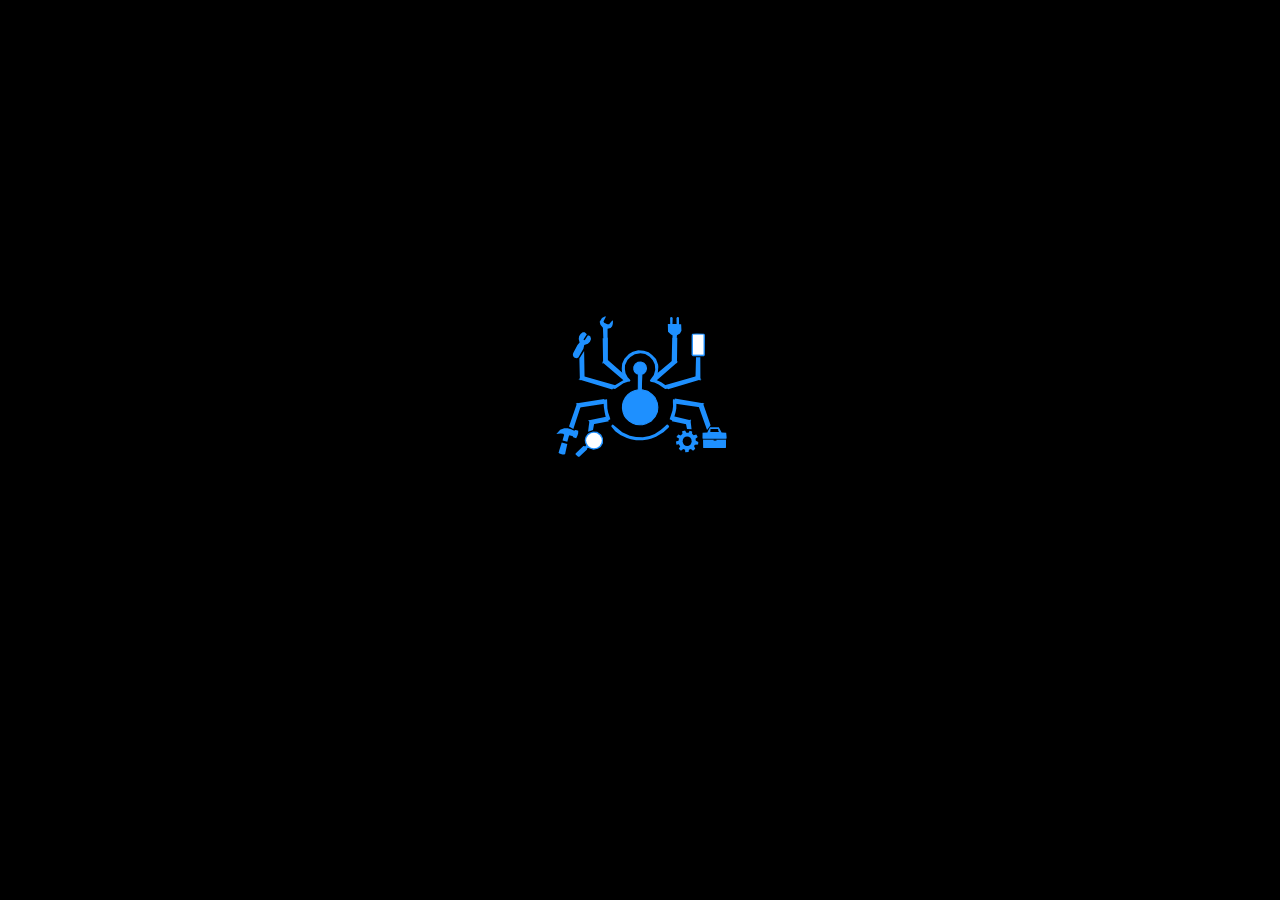
<file: splash-dev.html>
<!DOCTYPE html>
<html lang="en">
<head>
  <meta charset="UTF-8" />
  <title>Splash Dev</title>
  <style>
    body { margin: 0; background: #111; }
  </style>
</head>
<body>
  <script src="js/theme-switcher.js"></script>
  <script>
    // Always show splash, never auto-dismiss, no session gate
    (function patchSplash() {
      const _set = sessionStorage.setItem.bind(sessionStorage);
      const _get = sessionStorage.getItem.bind(sessionStorage);
      sessionStorage.setItem = function(k, v) { if (k !== 'splash_last') _set(k, v); };
      sessionStorage.getItem = function(k)    { return k === 'splash_last' ? null : _get(k); };
    })();
  </script>
  <script src="js/splash.js"></script>
</body>
</html>
</file>
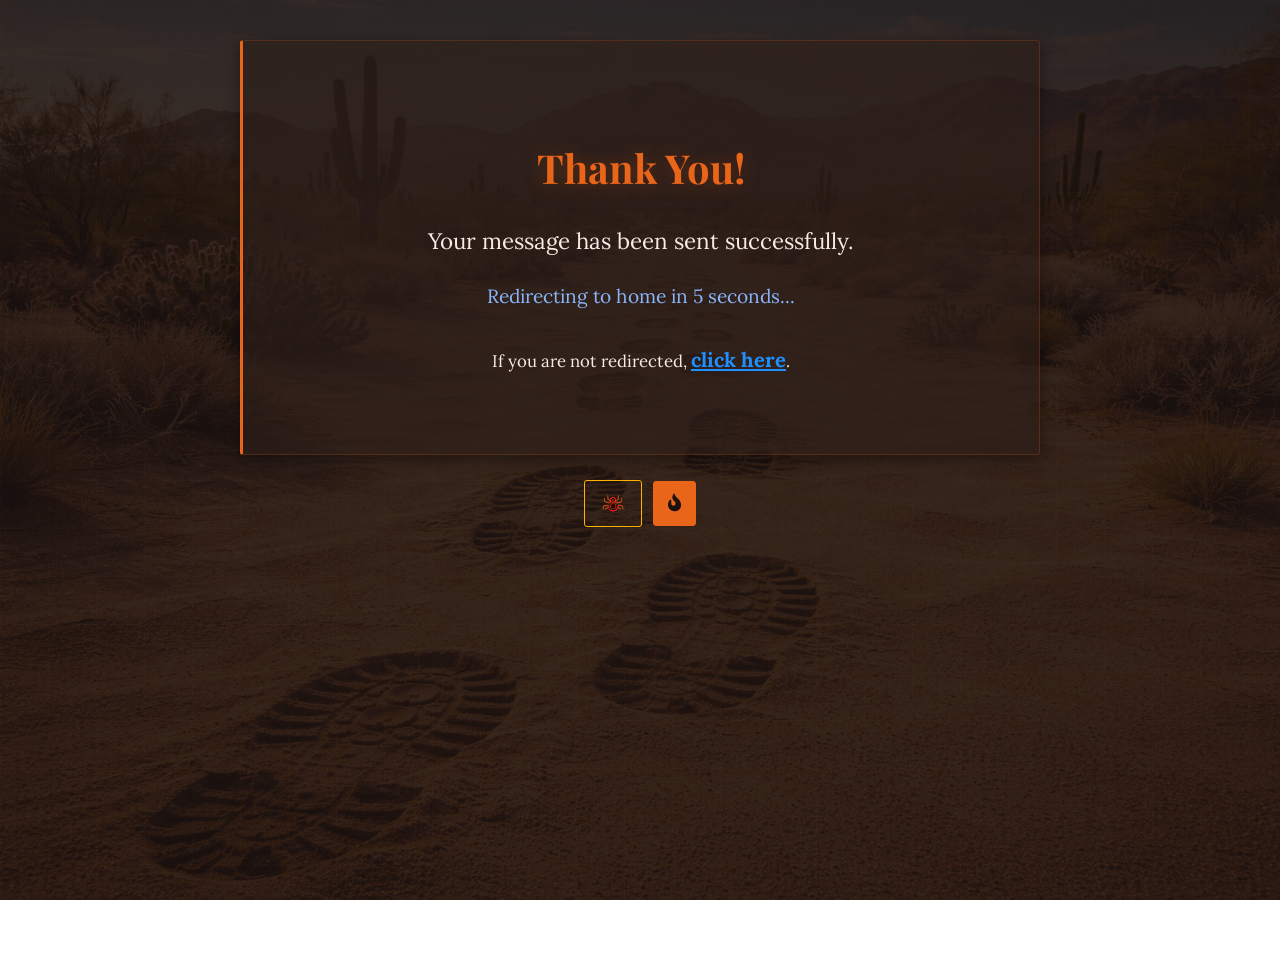
<file: thanks.html>
<!DOCTYPE html>
<html lang="en">
  <head>
    <meta charset="UTF-8" />
    <meta name="viewport" content="width=device-width, initial-scale=1.0" />
    <link rel="icon" href="images/favicon.svg" type="image/svg+xml" />
    <link rel="icon" href="images/spider-icon.gif" type="image/gif" />
    <meta http-equiv="refresh" content="6;url=https://aracnacon.github.io/" />
    <title>Thank You - Brandon Hixson</title>
    <meta property="og:title" content="Thank You - Brandon Hixson" />
    <meta property="og:description" content="Thanks for reaching out! Redirecting you back to the site." />
    <meta property="og:image" content="https://aracnacon.github.io/images/profile/MeHeadSun.jpeg" />
    <meta property="og:url" content="https://aracnacon.github.io/thanks.html" />
    <meta property="og:type" content="website" />
    <meta property="og:site_name" content="Brandon Hixson" />
    <meta name="twitter:card" content="summary" />
    <meta name="twitter:title" content="Thank You - Brandon Hixson" />
    <meta name="twitter:description" content="Thanks for reaching out! Redirecting you back to the site." />
    <meta name="twitter:image" content="https://aracnacon.github.io/images/profile/MeHeadSun.jpeg" />
    <link rel="stylesheet" href="css/style.css" />
    <link rel="stylesheet" href="https://cdnjs.cloudflare.com/ajax/libs/font-awesome/6.5.1/css/all.min.css" />
    <link rel="preconnect" href="https://fonts.googleapis.com" />
    <link rel="preconnect" href="https://fonts.gstatic.com" crossorigin />
    <link rel="stylesheet" href="https://fonts.googleapis.com/css2?family=Exo+2:wght@400;700&family=Inter:wght@400;700&family=Lora:wght@400;700&family=Merriweather:wght@400;700&family=Orbitron:wght@400;700&family=Playfair+Display:wght@400;700&family=Rajdhani:wght@400;700&family=Roboto:wght@400;700&display=swap" />
  </head>
  <body>

    <main>
      <section style="text-align: center; padding: 60px 30px;">
        <h1>Thank You!</h1>
        <p style="font-size: 1.4em; margin: 20px 0;">
          Your message has been sent successfully.
        </p>
        <p style="font-size: 1.2em; color: #8ab4f8;">
          Redirecting to home in 5 seconds...
        </p>
        <p style="margin-top: 30px;">
          If you are not redirected, <a href="index.html" style="color: #1e90ff; font-size: 1.2em; font-weight: bold; text-decoration: underline;">click here</a>.
        </p>
      </section>
    </main>

    <nav>
      <a href="index.html" aria-label="Home"><img src="images/icons/spider-midnight.svg" data-spider-icon style="width:1.8em;height:1.8em;border:none;border-radius:0;box-shadow:none;vertical-align:middle;"></a>
      <a href="#" class="theme-toggle" aria-label="Change theme"><i class="fa-solid fa-palette"></i></a>
    </nav>
    <script src="js/theme-switcher.js"></script>
  </body>
</html>
</file>
<file: style.css>
/* ===== KEYFRAMES — Entrance Animations ===== */

@keyframes fadeInScale {
  0% { opacity: 0; transform: scale(0.85); }
  100% { opacity: 1; transform: scale(1); }
}

@keyframes fadeInGrow {
  0% { opacity: 0; transform: scale(0.6); }
  100% { opacity: 1; transform: scale(1); }
}

@keyframes fadeInUp {
  0% { opacity: 0; transform: translateY(30px); }
  100% { opacity: 1; transform: translateY(0); }
}

@keyframes fadeIn {
  0% { opacity: 0; }
  100% { opacity: 1; }
}

/* ===== KEYFRAMES — Glow & Shimmer Effects ===== */

@keyframes pulseGlow {
  0%, 100% {
    text-shadow: 0 0 20px rgba(30, 144, 255, 0.3),
                 0 0 40px rgba(30, 144, 255, 0.1);
  }
  50% {
    text-shadow: 0 0 25px rgba(30, 144, 255, 0.6),
                 0 0 50px rgba(30, 144, 255, 0.25),
                 0 0 80px rgba(30, 144, 255, 0.1);
  }
}

@keyframes shimmerSweep {
  0% { left: -50%; }
  100% { left: 150%; }
}

@keyframes hexFloat {
  0%, 100% { transform: translateY(0); }
  50% { transform: translateY(-4px); }
}

/* ===== BASE STYLES ===== */

body {
  background: linear-gradient(135deg, #0a1628 0%, #1a2a4a 50%, #0a1628 100%);
  color: #e0e0e0;
  font-family: 'Segoe UI', Arial, sans-serif;
  max-width: 800px;
  margin: 0 auto;
  padding: 40px 20px;
  min-height: 100vh;
  line-height: 1.7;
}

h1 {
  color: #1e90ff;
  font-size: 2.5em;
  text-shadow: 0 0 20px rgba(30, 144, 255, 0.3);
  margin-bottom: 5px;
  text-align: center;
  animation: fadeInScale 0.8s ease-out both,
             pulseGlow 3s ease-in-out 1s infinite;
}

h2 {
  color: #4da6ff;
  font-size: 1.6em;
  border-bottom: 2px solid rgba(30, 144, 255, 0.3);
  padding-bottom: 8px;
  text-align: center;
}

h3 {
  color: #e0e0e0;
  margin-top: 20px;
  text-align: center;
}

p {
  font-size: 1.05em;
}

img {
  border-radius: 50%;
  border: 3px solid #1e90ff;
  box-shadow: 0 0 15px rgba(30, 144, 255, 0.4);
  transition: transform 0.3s ease, box-shadow 0.3s ease;
}

img:hover {
  transform: scale(1.05);
  box-shadow: 0 0 25px rgba(30, 144, 255, 0.6);
}

header img {
  animation: fadeInGrow 1s ease-out 0.3s both;
}

nav {
  margin: 25px 0;
  display: flex;
  flex-wrap: wrap;
  gap: 10px;
  align-items: center;
  justify-content: center;
}

nav a {
  color: #1e90ff;
  text-decoration: none;
  font-weight: bold;
  padding: 8px 18px;
  border: 1px solid #1e90ff;
  border-radius: 25px;
  transition: all 0.3s ease;
  position: relative;
  overflow: hidden;
  animation: fadeIn 0.5s ease-out both;
}

nav a:nth-child(1) { animation-delay: 0.1s; }
nav a:nth-child(2) { animation-delay: 0.2s; }
nav a:nth-child(3) { animation-delay: 0.3s; }
nav a:nth-child(4) { animation-delay: 0.4s; }
nav a:nth-child(5) { animation-delay: 0.5s; }
nav a:nth-child(6) { animation-delay: 0.6s; }
nav a:nth-child(7) { animation-delay: 0.7s; }

nav a::after {
  content: '';
  position: absolute;
  bottom: 6px;
  left: 18px;
  right: 18px;
  height: 2px;
  background: #1e90ff;
  transform: scaleX(0);
  transform-origin: left;
  transition: transform 0.3s ease;
}

nav a:hover::after {
  transform: scaleX(1);
  background: #0a1628;
}

nav a:hover {
  background-color: #1e90ff;
  color: #0a1628;
  box-shadow: 0 0 15px rgba(30, 144, 255, 0.5);
  transform: translateY(-2px);
}

section {
  background: rgba(26, 42, 74, 0.5);
  border: 1px solid rgba(30, 144, 255, 0.2);
  border-radius: 12px;
  padding: 25px 30px;
  margin-bottom: 25px;
  box-shadow: 0 4px 15px rgba(0, 0, 0, 0.3);
  transition: transform 0.3s ease, box-shadow 0.3s ease, border-color 0.3s ease;
  animation: fadeInUp 0.6s ease-out both;
}

section:nth-of-type(1)  { animation-delay: 0.1s; }
section:nth-of-type(2)  { animation-delay: 0.25s; }
section:nth-of-type(3)  { animation-delay: 0.4s; }
section:nth-of-type(4)  { animation-delay: 0.55s; }
section:nth-of-type(5)  { animation-delay: 0.7s; }
section:nth-of-type(6)  { animation-delay: 0.85s; }
section:nth-of-type(7)  { animation-delay: 1.0s; }
section:nth-of-type(8)  { animation-delay: 1.15s; }
section:nth-of-type(9)  { animation-delay: 1.3s; }
section:nth-of-type(10) { animation-delay: 1.45s; }
section:nth-of-type(11) { animation-delay: 1.6s; }

section:hover {
  transform: translateY(-3px);
  border-color: rgba(30, 144, 255, 0.5);
  box-shadow: 0 8px 25px rgba(0, 0, 0, 0.4),
              0 0 20px rgba(30, 144, 255, 0.15),
              0 0 40px rgba(30, 144, 255, 0.08);
}

main > h2 {
  animation: fadeIn 0.5s ease-out 0.3s both;
}

/* ===== Screenshot Gallery ===== */

.screenshot-gallery {
  display: flex;
  gap: 12px;
  margin-top: 15px;
  padding-top: 15px;
  border-top: 1px solid rgba(30, 144, 255, 0.15);
  flex-wrap: wrap;
  justify-content: center;
}

.screenshot-thumb {
  width: 150px;
  height: 100px;
  object-fit: cover;
  border-radius: 8px;
  border: 2px solid rgba(30, 144, 255, 0.3);
  box-shadow: 0 2px 8px rgba(0, 0, 0, 0.3);
  cursor: pointer;
  transition: transform 0.3s ease, box-shadow 0.3s ease, border-color 0.3s ease;
}

.screenshot-thumb:hover {
  transform: scale(1.08);
  border-color: #1e90ff;
  box-shadow: 0 4px 15px rgba(30, 144, 255, 0.4);
}

/* ===== Lightbox ===== */

.lightbox-overlay {
  display: none;
  position: fixed;
  top: 0;
  left: 0;
  width: 100%;
  height: 100%;
  background: rgba(0, 0, 0, 0.9);
  z-index: 1000;
  justify-content: center;
  align-items: center;
  animation: fadeIn 0.25s ease-out;
}

.lightbox-overlay.active {
  display: flex;
}

.lightbox-img {
  max-width: 90vw;
  max-height: 85vh;
  border-radius: 12px;
  border: 2px solid rgba(30, 144, 255, 0.4);
  box-shadow: 0 0 40px rgba(30, 144, 255, 0.2);
  object-fit: contain;
  animation: fadeInScale 0.3s ease-out;
}

.lightbox-close {
  position: absolute;
  top: 20px;
  right: 30px;
  font-size: 2.5em;
  color: #e0e0e0;
  background: none;
  border: none;
  cursor: pointer;
  padding: 0;
  line-height: 1;
  box-shadow: none;
  transition: color 0.3s ease, transform 0.3s ease;
  z-index: 1001;
}

.lightbox-close:hover {
  color: #1e90ff;
  transform: scale(1.2);
  box-shadow: none;
  background: none;
}

.lightbox-prev,
.lightbox-next {
  position: absolute;
  top: 50%;
  transform: translateY(-50%);
  font-size: 2em;
  color: #e0e0e0;
  background: rgba(26, 42, 74, 0.6);
  border: 1px solid rgba(30, 144, 255, 0.3);
  border-radius: 50%;
  width: 50px;
  height: 50px;
  cursor: pointer;
  display: flex;
  align-items: center;
  justify-content: center;
  padding: 0;
  box-shadow: 0 2px 10px rgba(0, 0, 0, 0.3);
  transition: background 0.3s ease, color 0.3s ease, border-color 0.3s ease;
  z-index: 1001;
}

.lightbox-prev { left: 20px; }
.lightbox-next { right: 20px; }

.lightbox-prev:hover,
.lightbox-next:hover {
  background: rgba(30, 144, 255, 0.3);
  color: #1e90ff;
  border-color: #1e90ff;
}

.lightbox-close::after,
.lightbox-prev::after,
.lightbox-next::after {
  display: none;
}

ul {
  list-style: none;
  padding-left: 0;
}

ul li {
  padding: 6px 0;
  padding-left: 20px;
  position: relative;
}

ul li::before {
  content: "\25B8";
  color: #1e90ff;
  position: absolute;
  left: 0;
}

blockquote {
  border-left: 3px solid #1e90ff;
  margin: 20px 0;
  padding: 15px 25px;
  background: linear-gradient(135deg, rgba(26, 42, 74, 0.8), rgba(10, 22, 40, 0.8));
  border-radius: 0 12px 12px 0;
  box-shadow: 0 4px 10px rgba(0, 0, 0, 0.3);
  font-style: italic;
}

input, textarea {
  background-color: rgba(26, 42, 74, 0.8);
  color: #e0e0e0;
  border: 1px solid rgba(30, 144, 255, 0.4);
  border-radius: 8px;
  padding: 10px 12px;
  font-size: 14px;
  width: 100%;
  max-width: 400px;
  transition: border-color 0.3s ease, box-shadow 0.3s ease;
}

input:focus, textarea:focus {
  outline: none;
  border-color: #4da6ff;
  box-shadow: 0 0 10px rgba(30, 144, 255, 0.4);
}

button {
  background: linear-gradient(135deg, #1e90ff, #4da6ff);
  color: #0a1628;
  border: none;
  border-radius: 25px;
  padding: 12px 30px;
  font-size: 14px;
  font-weight: bold;
  cursor: pointer;
  transition: all 0.3s ease;
  box-shadow: 0 4px 10px rgba(30, 144, 255, 0.3);
  position: relative;
  overflow: hidden;
}

button::after {
  content: '';
  position: absolute;
  top: 0;
  left: -50%;
  width: 50%;
  height: 100%;
  background: linear-gradient(
    90deg,
    transparent,
    rgba(255, 255, 255, 0.25),
    transparent
  );
}

button:hover {
  background: linear-gradient(135deg, #4da6ff, #1e90ff);
  transform: translateY(-2px);
  box-shadow: 0 6px 15px rgba(30, 144, 255, 0.5);
}

button:hover::after {
  animation: shimmerSweep 0.8s ease-out;
}

header {
  margin-bottom: 10px;
  text-align: center;
}

header p {
  color: #8ab4f8;
  font-size: 1.1em;
}

/* Social Media */
.social-row {
  display: flex;
  align-items: center;
  gap: 30px;
}

.social-links {
  display: flex;
  flex-direction: column;
  gap: 15px;
}

.social-links a {
  color: #1e90ff;
  text-decoration: none;
  font-weight: bold;
  font-size: 1.2em;
  padding: 10px 24px;
  border: 1px solid #1e90ff;
  border-radius: 25px;
  transition: all 0.3s ease;
}

.social-links a:hover {
  background-color: #1e90ff;
  color: #0a1628;
  box-shadow: 0 0 15px rgba(30, 144, 255, 0.5);
  transform: translateY(-2px);
}

/* Story Row */
.story-row {
  display: flex;
  align-items: center;
  gap: 30px;
}

.story-row > div {
  flex: 1;
}

.story-row img {
  border-radius: 12px;
}

.story-right {
  display: flex;
  flex-direction: column;
  align-items: center;
  gap: 15px;
}

/* Page Backgrounds */
.page-home {
  background: linear-gradient(rgba(10, 22, 40, 0.85), rgba(10, 22, 40, 0.85)),
    url('images/SandBackground.png') center/cover no-repeat fixed;
}

.page-marines {
  background: linear-gradient(rgba(10, 22, 40, 0.85), rgba(10, 22, 40, 0.85)),
    url('images/CombatBootPrint.png') center/cover no-repeat fixed;
}

.page-experience {
  background: linear-gradient(rgba(10, 22, 40, 0.85), rgba(10, 22, 40, 0.85)),
    url('images/DressShoePrint.png') center/cover no-repeat fixed;
}

.page-projects {
  background: linear-gradient(rgba(10, 22, 40, 0.85), rgba(10, 22, 40, 0.85)),
    url('images/DressShoePrint.png') center/cover no-repeat fixed;
}

.page-faith {
  background: linear-gradient(rgba(10, 22, 40, 0.85), rgba(10, 22, 40, 0.85)),
    url('images/BareFoot.png') center/cover no-repeat fixed;
}

.page-aracnatech {
  background: linear-gradient(rgba(10, 22, 40, 0.85), rgba(10, 22, 40, 0.85)),
    url('images/SandBackground.png') center/cover no-repeat fixed;
}

footer {
  margin-top: 40px;
  border-top: 1px solid rgba(30, 144, 255, 0.3);
  padding-top: 20px;
  text-align: center;
  color: #7a8ba8;
  animation: fadeIn 0.8s ease-out 1s both;
}

/* Hexagon Grid */
.hex-grid {
  display: flex;
  flex-direction: column;
  gap: 25px;
}

.hex-group {
  text-align: center;
}

.hex-label {
  font-size: 0.75em;
  text-transform: uppercase;
  letter-spacing: 2px;
  margin-bottom: 10px;
  border-bottom: none;
  padding-bottom: 0;
}

.hex-row {
  display: flex;
  flex-wrap: wrap;
  justify-content: center;
  gap: 8px;
}

.hex {
  width: 110px;
  height: 96px;
  clip-path: polygon(50% 0%, 100% 25%, 100% 75%, 50% 100%, 0% 75%, 0% 25%);
  display: flex;
  flex-direction: column;
  align-items: center;
  justify-content: center;
  gap: 4px;
  transition: transform 0.3s ease, filter 0.3s ease;
  cursor: default;
  animation: hexFloat 3s ease-in-out infinite;
}

.hex-row .hex:nth-child(1) { animation-delay: 0s; }
.hex-row .hex:nth-child(2) { animation-delay: 0.4s; }
.hex-row .hex:nth-child(3) { animation-delay: 0.8s; }
.hex-row .hex:nth-child(4) { animation-delay: 1.2s; }
.hex-row .hex:nth-child(5) { animation-delay: 1.6s; }
.hex-row .hex:nth-child(6) { animation-delay: 2.0s; }

.hex i {
  color: #fff;
  font-size: 1.4em;
  width: 100%;
  display: flex;
  align-items: center;
  justify-content: center;
}

.hex span {
  color: #fff;
  font-weight: bold;
  font-size: 0.65em;
  text-align: center;
  line-height: 1.1;
  width: 100%;
  padding: 0 8px;
}

a.hex {
  text-decoration: none;
}

.hex:hover {
  transform: scale(1.15) translateY(-4px);
  filter: brightness(1.2);
  animation-play-state: paused;
}

/* Category colors */
.hex-blue .hex {
  background: linear-gradient(135deg, #1e90ff, #0a5eb3);
}
.hex-blue .hex-label {
  color: #1e90ff;
}

.hex-green .hex {
  background: linear-gradient(135deg, #2ecc71, #1a9c54);
}
.hex-green .hex-label {
  color: #2ecc71;
}

.hex-red .hex {
  background: linear-gradient(135deg, #e74c3c, #b33025);
}
.hex-red .hex-label {
  color: #e74c3c;
}

.hex-purple .hex {
  background: linear-gradient(135deg, #9b59b6, #7a3d96);
}
.hex-purple .hex-label {
  color: #9b59b6;
}

.hex-teal .hex {
  background: linear-gradient(135deg, #00bcd4, #00838f);
}
.hex-teal .hex-label {
  color: #00bcd4;
}

.hex-orange .hex {
  background: linear-gradient(135deg, #f39c12, #c47f0a);
}
.hex-orange .hex-label {
  color: #f39c12;
}

/* Compare Page Background */
.page-compare {
  background: linear-gradient(rgba(10, 22, 40, 0.85), rgba(10, 22, 40, 0.85)),
    url('images/SandBackground.png') center/cover no-repeat fixed;
}

/* Demo Layout */
.demo-row {
  display: flex;
  gap: 20px;
  margin-top: 15px;
}

.demo-panel {
  flex: 1;
  padding: 20px;
  border-radius: 10px;
  position: relative;
  min-width: 0;
  transition: transform 0.3s ease, box-shadow 0.3s ease, border-color 0.3s ease;
}

.demo-panel:hover {
  transform: translateY(-3px);
}

.demo-label {
  display: inline-block;
  font-size: 0.7em;
  font-weight: bold;
  text-transform: uppercase;
  letter-spacing: 2px;
  padding: 3px 12px;
  border-radius: 12px;
  margin-bottom: 14px;
}

.demo-label-legacy {
  background: rgba(231, 76, 60, 0.2);
  color: #e74c3c;
  border: 1px solid rgba(231, 76, 60, 0.4);
}

.demo-label-modern {
  background: rgba(46, 204, 113, 0.2);
  color: #2ecc71;
  border: 1px solid rgba(46, 204, 113, 0.4);
  animation: fadeIn 0.5s ease-out 0.5s both;
}

/* Legacy Panel — intentionally dated */
.demo-legacy {
  background: #d9d9d9;
  border: 2px solid #999;
  color: #333;
  font-family: 'Times New Roman', serif;
}

.demo-legacy:hover {
  box-shadow: 0 6px 20px rgba(0, 0, 0, 0.3);
}

.demo-legacy p {
  color: #333;
  font-size: 13px;
}

/* Modern Panel — matches site theme */
.demo-modern {
  background: rgba(26, 42, 74, 0.7);
  border: 1px solid rgba(30, 144, 255, 0.3);
}

.demo-modern:hover {
  border-color: rgba(30, 144, 255, 0.6);
  box-shadow: 0 8px 25px rgba(0, 0, 0, 0.4),
              0 0 20px rgba(30, 144, 255, 0.15),
              0 0 40px rgba(30, 144, 255, 0.08);
}

.demo-modern p {
  font-size: 13px;
}

/* Legacy Table */
.legacy-table {
  width: 100%;
  border-collapse: collapse;
  font-family: 'Times New Roman', serif;
  font-size: 12px;
}

.legacy-table th, .legacy-table td {
  border: 1px solid #999;
  padding: 4px 6px;
  text-align: left;
}

.legacy-table th {
  background: #c0c0c0;
  color: #333;
}

/* Modern Table */
.modern-table {
  width: 100%;
  border-collapse: collapse;
  font-size: 13px;
}

.modern-table th {
  text-align: left;
  padding: 10px 12px;
  background: rgba(30, 144, 255, 0.15);
  color: #4da6ff;
  border-bottom: 2px solid rgba(30, 144, 255, 0.3);
  font-weight: bold;
}

.modern-table td {
  padding: 10px 12px;
  border-bottom: 1px solid rgba(30, 144, 255, 0.1);
  color: #e0e0e0;
}

.modern-table tbody tr {
  transition: background 0.2s ease;
}

.modern-table tbody tr:hover {
  background: rgba(30, 144, 255, 0.1);
}

/* Status Badges */
.status-active {
  background: rgba(46, 204, 113, 0.2);
  color: #2ecc71;
  padding: 2px 10px;
  border-radius: 12px;
  font-size: 0.85em;
  font-weight: bold;
  display: inline-block;
  transition: box-shadow 0.3s ease, transform 0.3s ease;
}

.status-active:hover {
  box-shadow: 0 0 10px rgba(46, 204, 113, 0.4);
  transform: scale(1.1);
}

.status-leave {
  background: rgba(241, 196, 15, 0.2);
  color: #f1c40f;
  padding: 2px 10px;
  border-radius: 12px;
  font-size: 0.85em;
  font-weight: bold;
  display: inline-block;
  transition: box-shadow 0.3s ease, transform 0.3s ease;
}

.status-leave:hover {
  box-shadow: 0 0 10px rgba(241, 196, 15, 0.4);
  transform: scale(1.1);
}

.status-inactive {
  background: rgba(231, 76, 60, 0.2);
  color: #e74c3c;
  padding: 2px 10px;
  border-radius: 12px;
  font-size: 0.85em;
  font-weight: bold;
  display: inline-block;
  transition: box-shadow 0.3s ease, transform 0.3s ease;
}

.status-inactive:hover {
  box-shadow: 0 0 10px rgba(231, 76, 60, 0.4);
  transform: scale(1.1);
}

/* Navigation Tabs — Legacy */
.legacy-tabs {
  display: flex;
  gap: 0;
  margin-bottom: 10px;
  border-bottom: 1px solid #999;
}

.legacy-tab {
  padding: 6px 14px;
  font-size: 12px;
  cursor: pointer;
  background: #c0c0c0;
  border: 1px solid #999;
  border-bottom: none;
  color: #333;
}

.legacy-tab.active {
  background: #d9d9d9;
  font-weight: bold;
}

.legacy-tab-content {
  padding: 10px 0;
  font-size: 13px;
}

.legacy-flash {
  display: none;
  position: absolute;
  top: 0;
  left: 0;
  right: 0;
  bottom: 0;
  background: #fff;
  z-index: 10;
  border-radius: 10px;
}

/* Navigation Tabs — Modern */
.modern-tabs {
  display: flex;
  gap: 8px;
  margin-bottom: 14px;
}

.modern-tab {
  padding: 6px 16px;
  font-size: 12px;
  cursor: pointer;
  border-radius: 20px;
  color: #8ab4f8;
  transition: all 0.3s ease;
  border: 1px solid transparent;
}

.modern-tab:hover {
  background: rgba(30, 144, 255, 0.15);
}

.modern-tab.active {
  background: #1e90ff;
  color: #0a1628;
  font-weight: bold;
  box-shadow: 0 0 12px rgba(30, 144, 255, 0.5);
}

.modern-tab-content {
  padding: 10px 0;
  font-size: 13px;
  opacity: 0;
  transform: translateY(8px);
  transition: opacity 0.3s ease, transform 0.3s ease;
  display: none;
}

.modern-tab-content.show {
  display: block;
  opacity: 1;
  transform: translateY(0);
}

/* Phone Mockups */
.phone-frame {
  width: 180px;
  margin: 10px auto;
  border: 3px solid #555;
  border-radius: 16px;
  padding: 8px;
  background: #222;
  transition: transform 0.3s ease, box-shadow 0.3s ease;
}

.phone-frame:hover {
  transform: scale(1.05);
  box-shadow: 0 8px 30px rgba(0, 0, 0, 0.5);
}

.phone-screen {
  border-radius: 10px;
  padding: 10px;
  min-height: 160px;
  font-size: 11px;
  overflow: hidden;
}

.phone-legacy {
  background: #e8e8e8;
  color: #333;
  font-family: 'Times New Roman', serif;
  overflow-x: auto;
}

.phone-modern {
  background: #0a1628;
  color: #e0e0e0;
}

.phone-card {
  background: rgba(26, 42, 74, 0.8);
  border: 1px solid rgba(30, 144, 255, 0.2);
  border-radius: 8px;
  padding: 8px 10px;
  margin-bottom: 6px;
  font-size: 11px;
  transition: border-color 0.3s ease, background 0.3s ease;
}

.phone-card:hover {
  border-color: rgba(30, 144, 255, 0.5);
  background: rgba(30, 144, 255, 0.1);
}

/* Toast Messages */
@keyframes slideInLeft {
  0% { opacity: 0; transform: translateX(-20px); }
  100% { opacity: 1; transform: translateX(0); }
}

.toast-msg {
  display: none;
  margin-top: 12px;
  padding: 10px 16px;
  background: rgba(46, 204, 113, 0.15);
  border-left: 3px solid #2ecc71;
  border-radius: 0 8px 8px 0;
  color: #2ecc71;
  font-size: 13px;
  font-weight: bold;
  transition: opacity 0.3s ease;
  animation: slideInLeft 0.4s ease-out;
}

/* Validation Icons */
.validate-icon {
  position: absolute;
  right: 10px;
  top: 34px;
  font-size: 16px;
  font-weight: bold;
}

/* Responsive — Mobile */
@media (max-width: 600px) {
  body {
    padding: 20px 15px;
  }

  h1 {
    font-size: 1.8em;
  }

  h2 {
    font-size: 1.3em;
  }

  section {
    padding: 18px 20px;
  }

  .story-row {
    flex-direction: column;
    text-align: center;
  }

  .story-row img {
    width: 200px;
  }

  .social-row {
    flex-direction: column;
    text-align: center;
  }

  .hex {
    width: 90px;
    height: 78px;
  }

  .hex i {
    font-size: 1.1em;
  }

  .hex span {
    font-size: 0.55em;
  }

  input, textarea {
    max-width: 100%;
  }

  .demo-row {
    flex-direction: column;
  }

  .phone-frame {
    width: 160px;
  }

  .screenshot-gallery {
    gap: 8px;
  }

  .screenshot-thumb {
    width: 120px;
    height: 80px;
  }

  .lightbox-prev,
  .lightbox-next {
    width: 40px;
    height: 40px;
    font-size: 1.4em;
  }

  .lightbox-prev { left: 10px; }
  .lightbox-next { right: 10px; }

  .lightbox-close {
    top: 10px;
    right: 15px;
    font-size: 2em;
  }
}

/* Accessibility — Reduced Motion */
@media (prefers-reduced-motion: reduce) {
  *, *::before, *::after {
    animation-duration: 0.01ms !important;
    animation-iteration-count: 1 !important;
    transition-duration: 0.01ms !important;
  }
}
</file>
<file: css/style.css>
/* ===== THEME VARIABLES ===== */

:root {
  /* Default: Midnight Blue */
  --color-primary: #1e90ff;
  --color-primary-rgb: 30, 144, 255;
  --color-secondary: #4da6ff;
  --color-text: #e0e0e0;
  --color-text-secondary: #8ab4f8;
  --color-text-muted: #7a8ba8;
  --bg-base: #0a1628;
  --bg-mid: #1a2a4a;
  --bg-surface: rgba(26, 42, 74, 0.5);
  --bg-surface-solid: rgba(26, 42, 74, 0.8);
  --bg-overlay: rgba(10, 22, 40, 0.85);
  --font-body: 'Roboto', 'Segoe UI', sans-serif;
  --font-heading: 'Rajdhani', 'Segoe UI', sans-serif;
  --border-radius: 12px;
  --border-radius-pill: 25px;
  --card-shadow: 0 4px 15px rgba(0, 0, 0, 0.3);
  --card-shadow-hover: 0 8px 25px rgba(0, 0, 0, 0.4), 0 0 20px rgba(var(--color-primary-rgb), 0.15), 0 0 40px rgba(var(--color-primary-rgb), 0.08);
  --card-border-style: none;
  /* Icon theming */
  --icon-bullet: "\f054";
  --icon-nav: "\f120";
  --icon-heading: "\f121";
  /* Profile image border */
  --img-border: 3px solid var(--color-primary);
  --img-shadow: 0 0 15px rgba(var(--color-primary-rgb), 0.4);
  --img-shadow-hover: 0 0 25px rgba(var(--color-primary-rgb), 0.6);
}

/* --- Theme: Ember --- */
:root.theme-ember {
  --color-primary: #e8651a;
  --color-primary-rgb: 232, 101, 26;
  --color-secondary: #ff9248;
  --color-text: #f5ece4;
  --color-text-secondary: #d4a574;
  --color-text-muted: #9a8577;
  --bg-base: #1a1210;
  --bg-mid: #2d1f1a;
  --bg-surface: rgba(45, 31, 26, 0.6);
  --bg-surface-solid: rgba(45, 31, 26, 0.9);
  --bg-overlay: rgba(26, 18, 16, 0.88);
  --font-body: 'Lora', Georgia, serif;
  --font-heading: 'Playfair Display', Georgia, serif;
  --border-radius: 3px;
  --border-radius-pill: 3px;
  --card-shadow: 0 4px 15px rgba(0, 0, 0, 0.4);
  --card-shadow-hover: 0 8px 25px rgba(0, 0, 0, 0.5), 0 0 15px rgba(var(--color-primary-rgb), 0.2);
  --card-border-style: 3px solid var(--color-primary);
  --icon-bullet: "\f06d";
  --icon-nav: "\f185";
  --icon-heading: "\f06d";
  --img-border: 4px solid #e8651a;
  --img-shadow: 0 0 12px rgba(232, 101, 26, 0.4), 0 0 25px rgba(232, 101, 26, 0.2), 0 0 40px rgba(255, 146, 72, 0.15);
  --img-shadow-hover: 0 0 20px rgba(232, 101, 26, 0.6), 0 0 40px rgba(232, 101, 26, 0.3), 0 0 60px rgba(255, 146, 72, 0.2);
}

/* --- Theme: Forest --- */
:root.theme-forest {
  --color-primary: #4caf50;
  --color-primary-rgb: 76, 175, 80;
  --color-secondary: #81c784;
  --color-text: #e8f0e8;
  --color-text-secondary: #a5c8a7;
  --color-text-muted: #7a9a7c;
  --bg-base: #0d1a0e;
  --bg-mid: #1a2e1c;
  --bg-surface: rgba(26, 46, 28, 0.5);
  --bg-surface-solid: rgba(26, 46, 28, 0.8);
  --bg-overlay: rgba(13, 26, 14, 0.88);
  --font-body: 'Merriweather', Georgia, serif;
  --font-heading: 'Merriweather', Georgia, serif;
  --border-radius: 16px;
  --border-radius-pill: 30px;
  --card-shadow: 0 4px 20px rgba(0, 0, 0, 0.25);
  --card-shadow-hover: 0 8px 30px rgba(0, 0, 0, 0.35), 0 0 20px rgba(var(--color-primary-rgb), 0.12);
  --card-border-style: none;
  --icon-bullet: "\f06c";
  --icon-nav: "\f1bb";
  --icon-heading: "\f52d";
  --img-border: 4px double #4caf50;
  --img-shadow: 0 0 12px rgba(76, 175, 80, 0.35), 0 0 30px rgba(76, 175, 80, 0.15), 0 0 50px rgba(129, 199, 132, 0.1);
  --img-shadow-hover: 0 0 20px rgba(76, 175, 80, 0.5), 0 0 40px rgba(76, 175, 80, 0.25), 0 0 60px rgba(129, 199, 132, 0.15);
}

/* --- Theme: Arctic --- */
:root.theme-arctic {
  --color-primary: #0077b6;
  --color-primary-rgb: 0, 119, 182;
  --color-secondary: #48a9d4;
  --color-text: #2b2d42;
  --color-text-secondary: #4a6070;
  --color-text-muted: #8d99ae;
  --bg-base: #f0f4f8;
  --bg-mid: #e2e8f0;
  --bg-surface: rgba(255, 255, 255, 0.7);
  --bg-surface-solid: rgba(255, 255, 255, 0.9);
  --bg-overlay: rgba(240, 244, 248, 0.6);
  --font-body: 'Inter', -apple-system, sans-serif;
  --font-heading: 'Inter', -apple-system, sans-serif;
  --border-radius: 8px;
  --border-radius-pill: 8px;
  --card-shadow: none;
  --card-shadow-hover: 0 2px 8px rgba(0, 0, 0, 0.08);
  --card-border-style: none;
  --icon-bullet: "\f2dc";
  --icon-nav: "\f219";
  --icon-heading: "\f7ad";
  --img-border: 3px solid #90caf9;
  --img-shadow: 0 0 10px rgba(144, 202, 249, 0.3), 0 0 25px rgba(0, 119, 182, 0.15);
  --img-shadow-hover: 0 0 18px rgba(144, 202, 249, 0.5), 0 0 35px rgba(0, 119, 182, 0.25);
}

/* --- Theme: Miami Glow --- */
:root.theme-miami {
  --color-primary: #ff2d95;
  --color-primary-rgb: 255, 45, 149;
  --color-secondary: #00e5ff;
  --color-text: #f0e6ff;
  --color-text-secondary: #ff8ec4;
  --color-text-muted: #9a7fb8;
  --bg-base: #0d0221;
  --bg-mid: #1a0a3e;
  --bg-surface: rgba(26, 10, 62, 0.55);
  --bg-surface-solid: rgba(26, 10, 62, 0.85);
  --bg-overlay: rgba(13, 2, 33, 0.9);
  --font-body: 'Exo 2', 'Inter', sans-serif;
  --font-heading: 'Orbitron', 'Inter', sans-serif;
  --border-radius: 10px;
  --border-radius-pill: 25px;
  --card-shadow: 0 4px 20px rgba(255, 45, 149, 0.15), 0 0 15px rgba(0, 229, 255, 0.1);
  --card-shadow-hover: 0 8px 30px rgba(255, 45, 149, 0.25), 0 0 30px rgba(0, 229, 255, 0.2);
  --card-border-style: none;
  --icon-bullet: "\f0e7";
  --icon-nav: "\f005";
  --icon-heading: "\e0b7";
  --img-border: 4px solid transparent;
  --img-shadow: 0 0 12px rgba(255, 45, 149, 0.5), 0 0 25px rgba(0, 229, 255, 0.3), 0 0 50px rgba(255, 45, 149, 0.2);
  --img-shadow-hover: 0 0 20px rgba(255, 45, 149, 0.7), 0 0 40px rgba(0, 229, 255, 0.5), 0 0 70px rgba(255, 45, 149, 0.3);
}

/* ===== KEYFRAMES — Entrance Animations ===== */

@keyframes fadeInScale {
  0% { opacity: 0; transform: scale(0.85); }
  100% { opacity: 1; transform: scale(1); }
}

@keyframes fadeInGrow {
  0% { opacity: 0; transform: scale(0.6); }
  100% { opacity: 1; transform: scale(1); }
}

@keyframes fadeInUp {
  0% { opacity: 0; transform: translateY(30px); }
  100% { opacity: 1; transform: translateY(0); }
}

@keyframes fadeIn {
  0% { opacity: 0; }
  100% { opacity: 1; }
}

/* ===== KEYFRAMES — Glow & Shimmer Effects ===== */

@keyframes pulseGlow {
  0%, 100% {
    text-shadow:
      0 0 10px rgba(var(--color-primary-rgb), 0.6),
      0 0 30px rgba(var(--color-primary-rgb), 0.35),
      0 0 60px rgba(var(--color-primary-rgb), 0.15);
  }
  50% {
    text-shadow:
      0 0 16px rgba(var(--color-primary-rgb), 1),
      0 0 45px rgba(var(--color-primary-rgb), 0.7),
      0 0 90px rgba(var(--color-primary-rgb), 0.35),
      0 0 140px rgba(var(--color-primary-rgb), 0.12);
  }
}

@keyframes shimmerSweep {
  0% { left: -50%; }
  100% { left: 150%; }
}

@keyframes hexFloat {
  0%, 100% { transform: translateY(0); }
  50% { transform: translateY(-4px); }
}

/* ===== VIDEO BACKGROUND ===== */

#video-bg {
  position: fixed;
  inset: 0;
  width: 100%;
  height: 100%;
  object-fit: cover;
  z-index: -2;
  pointer-events: none;
}

#video-bg-overlay {
  position: fixed;
  inset: 0;
  background: var(--bg-overlay);
  z-index: -1;
  pointer-events: none;
  transition: background 0.4s ease;
}

#frost-overlay {
  position: fixed;
  inset: 0;
  width: 100%;
  height: 100%;
  pointer-events: none;
  z-index: 0;
}

.theme-ember #video-bg-overlay  { background: rgba(26, 18, 16, 0.45); }

/* Ember — card-matched buttons */
.theme-ember button {
  background: rgba(45, 31, 26, 0.9);
  border: 2px solid var(--color-primary);
  color: var(--color-secondary);
  box-shadow: 0 4px 15px rgba(0, 0, 0, 0.4);
}
.theme-ember button:hover {
  background: rgba(45, 31, 26, 0.75);
  box-shadow: 0 6px 18px rgba(232, 101, 26, 0.5);
}
.theme-ember nav a {
  color: #ffb300;
  border-color: #ffb300;
}
.theme-ember nav a:hover {
  background-color: #ffb300;
  color: #1a1210;
  box-shadow:
    0 0 18px rgba(255, 179, 0, 0.8),
    0 0 40px rgba(255, 179, 0, 0.4),
    0 0 70px rgba(255, 179, 0, 0.15);
}
.theme-forest #video-bg-overlay  { background: rgba(13, 26, 14, 0.45); }

/* Forest — card-matched buttons & nav */
.theme-forest button {
  background: rgba(26, 46, 28, 0.9);
  border: 2px solid var(--color-primary);
  color: var(--color-secondary);
  box-shadow: 0 4px 15px rgba(0, 0, 0, 0.4);
}
.theme-forest button:hover {
  background: rgba(26, 46, 28, 0.75);
  box-shadow: 0 6px 18px rgba(76, 175, 80, 0.5);
}
.theme-forest nav a {
  background: rgba(26, 46, 28, 0.7);
}
.theme-forest nav a:hover {
  background: var(--color-primary);
  box-shadow:
    0 0 18px rgba(76, 175, 80, 0.8),
    0 0 40px rgba(76, 175, 80, 0.4),
    0 0 70px rgba(76, 175, 80, 0.15);
}
.theme-arctic #video-bg-overlay  { background: rgba(240, 244, 248, 0.35); }

/* Arctic — matched transparency on cards and buttons */
.theme-arctic section {
  background: rgba(255, 255, 255, 0.38);
}
.theme-arctic button {
  background: rgba(255, 255, 255, 0.38);
  border: 2px solid var(--color-primary);
  color: var(--color-primary);
  box-shadow: 0 4px 15px rgba(0, 0, 0, 0.15);
}
.theme-arctic button:hover {
  background: rgba(255, 255, 255, 0.4);
  box-shadow: 0 6px 18px rgba(0, 119, 182, 0.4);
}
.theme-arctic nav a {
  background: rgba(255, 255, 255, 0.38);
}
.theme-arctic nav a:hover {
  background: var(--color-primary);
  color: #fff;
  box-shadow:
    0 0 14px rgba(0, 119, 182, 0.7),
    0 0 32px rgba(72, 169, 212, 0.35),
    0 0 60px rgba(72, 169, 212, 0.15);
}
.theme-miami #video-bg-overlay   { background: rgba(13, 2, 33, 0.55); }

/* ===== BASE STYLES ===== */

body::before {
  content: '';
  position: fixed;
  inset: 0;
  pointer-events: none;
  z-index: 0;
  background-image:
    linear-gradient(rgba(var(--color-primary-rgb), 0.025) 1px, transparent 1px),
    linear-gradient(90deg, rgba(var(--color-primary-rgb), 0.025) 1px, transparent 1px);
  background-size: 48px 48px;
}

body {
  background: linear-gradient(135deg, var(--bg-base) 0%, var(--bg-mid) 50%, var(--bg-base) 100%);
  color: var(--color-text);
  font-family: var(--font-body);
  max-width: 800px;
  margin: 0 auto;
  padding: 40px 20px;
  min-height: 100vh;
  line-height: 1.7;
  transition: background 0.4s ease, color 0.4s ease;
}

h1 {
  color: var(--color-primary);
  font-family: var(--font-heading);
  font-size: 2.5em;
  text-shadow: 0 0 20px rgba(var(--color-primary-rgb), 0.3);
  margin-bottom: 5px;
  text-align: center;
  animation: fadeInScale 0.8s ease-out both,
             pulseGlow 3s ease-in-out 1s infinite;
}

h2 {
  color: var(--color-secondary);
  font-family: var(--font-heading);
  font-size: 1.6em;
  border-bottom: none;
  padding-bottom: 12px;
  text-align: center;
  position: relative;
  transition: color 0.4s ease;
}

h2::after {
  content: '';
  position: absolute;
  bottom: 0;
  left: 10%;
  right: 10%;
  height: 2px;
  background: linear-gradient(
    90deg,
    transparent,
    rgba(var(--color-primary-rgb), 0.5) 20%,
    var(--color-primary) 50%,
    rgba(var(--color-primary-rgb), 0.5) 80%,
    transparent
  );
  background-size: 200% 100%;
  animation: h2Shimmer 3s ease-in-out infinite;
  border-radius: 1px;
}

@keyframes h2Shimmer {
  0%, 100% { background-position: 100% 0; opacity: 0.6; }
  50%       { background-position:   0% 0; opacity: 1; }
}

h2.hex-label::after { display: none; }

main section h2:not(.hex-label)::before {
  content: var(--icon-heading);
  font-family: 'Font Awesome 6 Free';
  font-weight: 900;
  font-size: 0.6em;
  margin-right: 8px;
  opacity: 0.5;
  color: var(--color-primary);
}

h3 {
  color: var(--color-text);
  font-family: var(--font-heading);
  margin-top: 20px;
  text-align: center;
  transition: color 0.4s ease;
}

p {
  font-size: 1.05em;
}

img {
  border-radius: 50%;
  border: var(--img-border);
  box-shadow: var(--img-shadow);
  transition: transform 0.3s ease, box-shadow 0.3s ease, border-color 0.4s ease;
}

img:hover {
  transform: scale(1.05);
  box-shadow: var(--img-shadow-hover);
}

/* Midnight — electric circuit border */
@property --midnight-angle {
  syntax: '<angle>';
  initial-value: 0deg;
  inherits: false;
}

header img {
  --midnight-angle: 0deg;
  border: 5px solid transparent;
  background-image: linear-gradient(var(--bg-base), var(--bg-base)),
                    conic-gradient(from var(--midnight-angle),
                      #0a1628, #1e90ff, #4da6ff, #90caf9,
                      #c5e3ff, #4da6ff, #1a5c9e, #0a1628);
  background-origin: border-box;
  background-clip: padding-box, border-box;
  z-index: 1;
  position: relative;
  animation: fadeInGrow 1s ease-out 0.3s both, midnight-spin 14s linear infinite, midnight-glow 3s ease-in-out infinite alternate;
}

/* Outer deep-blue halo */
body:not(.page-projects) header::before {
  content: '';
  position: absolute;
  top: -14px;
  left: 50%;
  transform: translateX(-50%);
  width: 228px;
  height: 228px;
  border-radius: 50%;
  background: radial-gradient(circle,
    rgba(77, 166, 255, 0.35) 0%,
    rgba(30, 144, 255, 0.20) 45%,
    transparent 72%);
  filter: blur(12px);
  animation: midnight-breathe 4s ease-in-out infinite alternate;
  z-index: 0;
  pointer-events: none;
}

/* Inner electric circuit rays */
body:not(.page-projects) header::after {
  content: '';
  position: absolute;
  top: -10px;
  left: 50%;
  transform: translateX(-50%);
  width: 216px;
  height: 216px;
  border-radius: 50%;
  background: conic-gradient(from var(--midnight-angle),
    transparent 65%, rgba(144, 202, 249, 0.45) 71%, rgba(197, 227, 255, 0.30) 77%, transparent 83%,
    transparent 88%, rgba(77, 166, 255, 0.30) 93%, transparent 97%);
  filter: blur(5px);
  animation: midnight-spin 18s linear infinite reverse, midnight-breathe 2.5s ease-in-out infinite alternate-reverse;
  z-index: 0;
  pointer-events: none;
}

@keyframes midnight-spin {
  to { --midnight-angle: 360deg; }
}

@keyframes midnight-glow {
  0%   { box-shadow: 0 0 8px rgba(30, 144, 255, 0.4), 0 0 20px rgba(30, 144, 255, 0.25); }
  100% { box-shadow: 0 0 18px rgba(30, 144, 255, 0.7), 0 0 40px rgba(77, 166, 255, 0.45), 0 0 65px rgba(144, 202, 249, 0.2); }
}

@keyframes midnight-breathe {
  0%   { transform: translateX(-50%) scale(0.94); opacity: 0.5; }
  100% { transform: translateX(-50%) scale(1.08); opacity: 1; }
}

/* Ember — spinning fire border */
@property --ember-angle {
  syntax: '<angle>';
  initial-value: 0deg;
  inherits: false;
}

.theme-ember body:not(.page-projects) header {
  position: relative;
}

.theme-ember header img {
  --ember-angle: 0deg;
  border: 6px solid transparent;
  background-image: linear-gradient(var(--bg-base), var(--bg-base)),
                    conic-gradient(from var(--ember-angle), #ff4500, #ffd700, #ff8c00, #ff0000, #ff4500, #ffd700, #ff0000, #ff4500);
  background-origin: border-box;
  background-clip: padding-box, border-box;
  z-index: 1;
  position: relative;
  animation: ember-spin 3s linear infinite, ember-flicker 0.2s ease-in-out infinite alternate;
}

/* Outer flame halo — large soft glow (all pages except projects) */
.theme-ember body:not(.page-projects) header::before {
  content: '';
  position: absolute;
  top: -14px;
  left: 50%;
  transform: translateX(-50%);
  width: 228px;
  height: 228px;
  border-radius: 50%;
  background: conic-gradient(from 45deg, rgba(255, 69, 0, 0.6), rgba(255, 215, 0, 0.4), rgba(255, 0, 0, 0.5), rgba(255, 140, 0, 0.6), rgba(255, 69, 0, 0.6));
  filter: blur(12px);
  animation: ember-spin 4s linear infinite reverse, ember-breathe 1.5s ease-in-out infinite alternate;
  z-index: 0;
  pointer-events: none;
}

/* Inner flame wisps — tighter, brighter (all pages except projects) */
.theme-ember body:not(.page-projects) header::after {
  content: '';
  position: absolute;
  top: -8px;
  left: 50%;
  transform: translateX(-50%);
  width: 216px;
  height: 216px;
  border-radius: 50%;
  background: conic-gradient(from 180deg, rgba(255, 215, 0, 0.7), rgba(255, 69, 0, 0.5), rgba(255, 0, 0, 0.6), rgba(255, 215, 0, 0.4), rgba(255, 140, 0, 0.7), rgba(255, 215, 0, 0.7));
  filter: blur(6px);
  animation: ember-spin 2.5s linear infinite, ember-breathe 1s ease-in-out infinite alternate-reverse;
  z-index: 0;
  pointer-events: none;
}

@keyframes ember-spin {
  to { --ember-angle: 360deg; }
}

@keyframes ember-flicker {
  0%   { box-shadow: 0 0 10px rgba(255, 69, 0, 0.6), 0 0 25px rgba(255, 140, 0, 0.4), 0 -10px 20px rgba(255, 215, 0, 0.3); }
  100% { box-shadow: 0 0 15px rgba(255, 69, 0, 0.9), 0 0 35px rgba(255, 140, 0, 0.6), 0 -15px 30px rgba(255, 215, 0, 0.5); }
}

@keyframes ember-breathe {
  0%   { transform: translateX(-50%) scale(0.95); opacity: 0.6; }
  100% { transform: translateX(-50%) scale(1.08); opacity: 1; }
}

.theme-miami header img {
  border: 5px solid transparent;
  background-image: linear-gradient(var(--bg-base), var(--bg-base)),
                    linear-gradient(45deg, #00e5ff, #ff2d95, #b026ff, #00e5ff);
  background-origin: border-box;
  background-clip: padding-box, border-box;
  background-size: 100% 100%, 300% 300%;
  animation: miami-border-spin 4s linear infinite, miami-pulse 2s ease-in-out infinite;
}

@keyframes miami-border-spin {
  0%   { background-position: 0 0, 0% 50%; }
  50%  { background-position: 0 0, 100% 50%; }
  100% { background-position: 0 0, 0% 50%; }
}

@keyframes miami-pulse {
  0%, 100% { box-shadow: 0 0 12px rgba(255, 45, 149, 0.5), 0 0 25px rgba(0, 229, 255, 0.3); }
  50%      { box-shadow: 0 0 25px rgba(255, 45, 149, 0.8), 0 0 50px rgba(0, 229, 255, 0.5), 0 0 80px rgba(176, 38, 255, 0.3); }
}

/* Forest — dappled-light canopy border */
@property --forest-angle {
  syntax: '<angle>';
  initial-value: 0deg;
  inherits: false;
}

.theme-forest body:not(.page-projects) header {
  position: relative;
}

.theme-forest header img {
  --forest-angle: 0deg;
  border: 5px solid transparent;
  background-image: linear-gradient(var(--bg-base), var(--bg-base)),
                    conic-gradient(from var(--forest-angle),
                      #1b5e20, #4caf50, #81c784, #c8e6c9,
                      #aed581, #66bb6a, #2e7d32, #1b5e20);
  background-origin: border-box;
  background-clip: padding-box, border-box;
  z-index: 1;
  position: relative;
  animation: forest-spin 10s linear infinite, forest-glow 3s ease-in-out infinite alternate;
}

/* Outer canopy atmosphere — large soft green halo */
.theme-forest body:not(.page-projects) header::before {
  content: '';
  position: absolute;
  top: -14px;
  left: 50%;
  transform: translateX(-50%);
  width: 228px;
  height: 228px;
  border-radius: 50%;
  background: radial-gradient(circle,
    rgba(102, 187, 106, 0.35) 0%,
    rgba(46, 125, 50, 0.25) 45%,
    transparent 72%);
  filter: blur(12px);
  animation: forest-breathe 4s ease-in-out infinite alternate;
  z-index: 0;
  pointer-events: none;
}

/* Inner dappled-light wisps — rotating conic rays */
.theme-forest body:not(.page-projects) header::after {
  content: '';
  position: absolute;
  top: -10px;
  left: 50%;
  transform: translateX(-50%);
  width: 216px;
  height: 216px;
  border-radius: 50%;
  background: conic-gradient(from var(--forest-angle),
    transparent 70%, rgba(174, 213, 129, 0.45) 76%, transparent 82%,
    transparent 88%, rgba(200, 230, 201, 0.30) 92%, transparent 96%);
  filter: blur(5px);
  animation: forest-spin 16s linear infinite reverse, forest-breathe 2.5s ease-in-out infinite alternate-reverse;
  z-index: 0;
  pointer-events: none;
}

@keyframes forest-spin {
  to { --forest-angle: 360deg; }
}

@keyframes forest-glow {
  0%   { box-shadow: 0 0 8px rgba(76, 175, 80, 0.4), 0 0 20px rgba(46, 125, 50, 0.25); }
  100% { box-shadow: 0 0 18px rgba(76, 175, 80, 0.7), 0 0 40px rgba(46, 125, 50, 0.45), 0 0 65px rgba(129, 199, 132, 0.2); }
}

@keyframes forest-breathe {
  0%   { transform: translateX(-50%) scale(0.94); opacity: 0.5; }
  100% { transform: translateX(-50%) scale(1.08); opacity: 1; }
}

/* Arctic — ice crystal border */
@property --arctic-angle {
  syntax: '<angle>';
  initial-value: 0deg;
  inherits: false;
}

.theme-arctic body:not(.page-projects) header {
  position: relative;
}

.theme-arctic header img {
  --arctic-angle: 0deg;
  border: 5px solid transparent;
  background-image: linear-gradient(var(--bg-surface-solid), var(--bg-surface-solid)),
                    conic-gradient(from var(--arctic-angle),
                      #023e8a, #0077b6, #48a9d4, #90caf9,
                      #e3f2fd, #90caf9, #48a9d4, #023e8a);
  background-origin: border-box;
  background-clip: padding-box, border-box;
  z-index: 1;
  position: relative;
  animation: arctic-spin 12s linear infinite, arctic-shimmer 3.5s ease-in-out infinite alternate;
}

/* Outer ice-glow halo */
.theme-arctic body:not(.page-projects) header::before {
  content: '';
  position: absolute;
  top: -14px;
  left: 50%;
  transform: translateX(-50%);
  width: 228px;
  height: 228px;
  border-radius: 50%;
  background: radial-gradient(circle,
    rgba(72, 169, 212, 0.35) 0%,
    rgba(0, 119, 182, 0.20) 45%,
    transparent 72%);
  filter: blur(12px);
  animation: arctic-breathe 4s ease-in-out infinite alternate;
  z-index: 0;
  pointer-events: none;
}

/* Inner aurora rays */
.theme-arctic body:not(.page-projects) header::after {
  content: '';
  position: absolute;
  top: -10px;
  left: 50%;
  transform: translateX(-50%);
  width: 216px;
  height: 216px;
  border-radius: 50%;
  background: conic-gradient(from var(--arctic-angle),
    transparent 55%, rgba(144, 202, 249, 0.45) 61%, rgba(227, 242, 253, 0.30) 67%, transparent 73%,
    transparent 82%, rgba(72, 169, 212, 0.30) 87%, transparent 93%);
  filter: blur(5px);
  animation: arctic-spin 20s linear infinite reverse, arctic-breathe 3s ease-in-out infinite alternate-reverse;
  z-index: 0;
  pointer-events: none;
}

@keyframes arctic-spin {
  to { --arctic-angle: 360deg; }
}

@keyframes arctic-shimmer {
  0%   { box-shadow: 0 0 8px rgba(72, 169, 212, 0.4), 0 0 20px rgba(0, 119, 182, 0.25); }
  100% { box-shadow: 0 0 18px rgba(72, 169, 212, 0.75), 0 0 40px rgba(0, 119, 182, 0.45), 0 0 65px rgba(144, 202, 249, 0.2); }
}

@keyframes arctic-breathe {
  0%   { transform: translateX(-50%) scale(0.94); opacity: 0.45; }
  100% { transform: translateX(-50%) scale(1.08); opacity: 1; }
}

/* Miami — neon halo */
@property --miami-angle {
  syntax: '<angle>';
  initial-value: 0deg;
  inherits: false;
}

.theme-miami body:not(.page-projects) header {
  position: relative;
}

/* Outer neon halo — full-ring pink/purple/cyan wash */
.theme-miami body:not(.page-projects) header::before {
  content: '';
  position: absolute;
  top: -16px;
  left: 50%;
  transform: translateX(-50%);
  width: 232px;
  height: 232px;
  border-radius: 50%;
  background: conic-gradient(from var(--miami-angle),
    rgba(255, 45, 149, 0.55), rgba(176, 38, 255, 0.45),
    rgba(0, 229, 255, 0.40), rgba(255, 45, 149, 0.55));
  filter: blur(14px);
  animation: miami-halo-spin 6s linear infinite, miami-halo-breathe 1.8s ease-in-out infinite alternate;
  z-index: 0;
  pointer-events: none;
}

/* Inner neon wisps — sparse pink + cyan beams counter-rotating */
.theme-miami body:not(.page-projects) header::after {
  content: '';
  position: absolute;
  top: -10px;
  left: 50%;
  transform: translateX(-50%);
  width: 216px;
  height: 216px;
  border-radius: 50%;
  background: conic-gradient(from var(--miami-angle),
    transparent 55%, rgba(255, 45, 149, 0.70) 61%, transparent 68%,
    transparent 75%, rgba(0, 229, 255, 0.60) 81%, transparent 88%);
  filter: blur(4px);
  animation: miami-halo-spin 9s linear infinite reverse, miami-halo-breathe 1.4s ease-in-out infinite alternate-reverse;
  z-index: 0;
  pointer-events: none;
}

@keyframes miami-halo-spin {
  to { --miami-angle: 360deg; }
}

@keyframes miami-halo-breathe {
  0%   { transform: translateX(-50%) scale(0.92); opacity: 0.6; }
  100% { transform: translateX(-50%) scale(1.10); opacity: 1; }
}

/* Miami nav hover — dual pink + cyan glow */
.theme-miami nav a:hover {
  box-shadow:
    0 0 14px rgba(255, 45, 149, 0.85),
    0 0 32px rgba(0, 229, 255, 0.50),
    0 0 60px rgba(176, 38, 255, 0.30);
}

nav {
  margin: 20px 0;
  display: flex;
  flex-wrap: wrap;
  gap: 10px;
  align-items: center;
  justify-content: center;
}

nav a {
  color: var(--color-primary);
  text-decoration: none;
  font-weight: bold;
  padding: 8px 18px;
  border: 1px solid var(--color-primary);
  border-radius: var(--border-radius-pill);
  transition: all 0.3s ease;
  position: relative;
  overflow: hidden;
  animation: fadeIn 0.5s ease-out both;
}

nav a:nth-child(1) { animation-delay: 0.1s; }
nav a:nth-child(2) { animation-delay: 0.2s; }
nav a:nth-child(3) { animation-delay: 0.3s; }
nav a:nth-child(4) { animation-delay: 0.4s; }
nav a:nth-child(5) { animation-delay: 0.5s; }
nav a:nth-child(6) { animation-delay: 0.6s; }
nav a:nth-child(7) { animation-delay: 0.7s; }

nav a::before {
  content: var(--icon-nav);
  font-family: 'Font Awesome 6 Free';
  font-weight: 900;
  font-size: 0.65em;
  margin-right: 6px;
  opacity: 0.7;
  transition: opacity 0.3s ease;
}

nav a:hover::before {
  opacity: 1;
}

nav a::after {
  content: '';
  position: absolute;
  bottom: 6px;
  left: 18px;
  right: 18px;
  height: 2px;
  background: var(--color-primary);
  transform: scaleX(0);
  transform-origin: left;
  transition: transform 0.3s ease;
}

nav a:hover::after {
  transform: scaleX(1);
  background: var(--bg-base);
}

nav a:hover {
  background-color: var(--color-primary);
  color: var(--bg-base);
  box-shadow:
    0 0 18px rgba(var(--color-primary-rgb), 0.8),
    0 0 40px rgba(var(--color-primary-rgb), 0.4),
    0 0 70px rgba(var(--color-primary-rgb), 0.15);
  transform: translateY(-3px) scale(1.06);
}

section {
  background: var(--bg-surface);
  border: 1px solid rgba(var(--color-primary-rgb), 0.2);
  border-left: var(--card-border-style);
  border-radius: var(--border-radius);
  padding: 25px 30px;
  margin-bottom: 25px;
  box-shadow: var(--card-shadow);
  transition: transform 0.3s ease, box-shadow 0.3s ease, border-color 0.3s ease, background 0.4s ease;
}

section:hover {
  transform: translateY(-6px) scale(1.005);
  border-color: rgba(var(--color-primary-rgb), 0.75);
  box-shadow:
    0 20px 50px rgba(0, 0, 0, 0.5),
    0 0 35px rgba(var(--color-primary-rgb), 0.3),
    0 0 70px rgba(var(--color-primary-rgb), 0.12),
    inset 0 1px 0 rgba(var(--color-primary-rgb), 0.2);
}

/* ===== GSAP Scroll Reveal Classes ===== */

.gs-reveal {
  opacity: 0;
  transform: translateY(30px);
  will-change: opacity, transform;
}

.gs-reveal-scale {
  opacity: 0;
  transform: scale(0.9);
  will-change: opacity, transform;
}

.gs-reveal-left {
  opacity: 0;
  transform: translateX(-30px);
  will-change: opacity, transform;
}

.gs-reveal-right {
  opacity: 0;
  transform: translateX(30px);
  will-change: opacity, transform;
}

/* ===== Screenshot Gallery ===== */

.screenshot-gallery {
  display: flex;
  gap: 12px;
  margin-top: 15px;
  padding-top: 15px;
  border-top: 1px solid rgba(var(--color-primary-rgb), 0.15);
  flex-wrap: wrap;
  justify-content: center;
}

.screenshot-thumb {
  width: 150px;
  height: 100px;
  object-fit: cover;
  border-radius: 8px;
  border: 2px solid rgba(var(--color-primary-rgb), 0.3);
  box-shadow: 0 2px 8px rgba(0, 0, 0, 0.3);
  cursor: pointer;
  transition: transform 0.3s ease, box-shadow 0.3s ease, border-color 0.3s ease;
}

.screenshot-thumb:hover {
  transform: scale(1.08);
  border-color: var(--color-primary);
  box-shadow: 0 4px 15px rgba(var(--color-primary-rgb), 0.4);
}

/* ===== Lightbox ===== */

.lightbox-overlay {
  display: none;
  position: fixed;
  top: 0;
  left: 0;
  width: 100%;
  height: 100%;
  background: rgba(0, 0, 0, 0.9);
  z-index: 1000;
  justify-content: center;
  align-items: center;
  animation: fadeIn 0.25s ease-out;
}

.lightbox-overlay.active {
  display: flex;
}

.lightbox-img {
  max-width: 90vw;
  max-height: 85vh;
  border-radius: var(--border-radius);
  border: 2px solid rgba(var(--color-primary-rgb), 0.4);
  box-shadow: 0 0 40px rgba(var(--color-primary-rgb), 0.2);
  object-fit: contain;
  animation: fadeInScale 0.3s ease-out;
}

.lightbox-close {
  position: absolute;
  top: 20px;
  right: 30px;
  font-size: 2.5em;
  color: var(--color-text);
  background: none;
  border: none;
  cursor: pointer;
  padding: 0;
  line-height: 1;
  box-shadow: none;
  transition: color 0.3s ease, transform 0.3s ease;
  z-index: 1001;
}

.lightbox-close:hover {
  color: var(--color-primary);
  transform: scale(1.2);
  box-shadow: none;
  background: none;
}

.lightbox-prev,
.lightbox-next {
  position: absolute;
  top: 50%;
  transform: translateY(-50%);
  font-size: 2em;
  color: var(--color-text);
  background: rgba(var(--color-primary-rgb), 0.15);
  border: 1px solid rgba(var(--color-primary-rgb), 0.3);
  border-radius: 50%;
  width: 50px;
  height: 50px;
  cursor: pointer;
  display: flex;
  align-items: center;
  justify-content: center;
  padding: 0;
  box-shadow: 0 2px 10px rgba(0, 0, 0, 0.3);
  transition: background 0.3s ease, color 0.3s ease, border-color 0.3s ease;
  z-index: 1001;
}

.lightbox-prev { left: 20px; }
.lightbox-next { right: 20px; }

.lightbox-prev:hover,
.lightbox-next:hover {
  background: rgba(var(--color-primary-rgb), 0.3);
  color: var(--color-primary);
  border-color: var(--color-primary);
}

.lightbox-close::after,
.lightbox-prev::after,
.lightbox-next::after {
  display: none;
}

ul {
  list-style: none;
  padding-left: 0;
}

ul li {
  padding: 6px 0;
  padding-left: 20px;
  position: relative;
}

ul li::before {
  content: var(--icon-bullet);
  font-family: 'Font Awesome 6 Free';
  font-weight: 900;
  font-size: 0.7em;
  color: var(--color-primary);
  position: absolute;
  left: 0;
  top: 7px;
}

blockquote {
  border-left: 3px solid var(--color-primary);
  margin: 20px 0;
  padding: 15px 25px;
  background: linear-gradient(135deg, var(--bg-surface-solid), var(--bg-surface));
  border-radius: 0 var(--border-radius) var(--border-radius) 0;
  box-shadow: 0 4px 10px rgba(0, 0, 0, 0.3);
  font-style: italic;
  transition: background 0.4s ease, border-color 0.4s ease;
}

input, textarea {
  background-color: var(--bg-surface-solid);
  color: var(--color-text);
  border: 1px solid rgba(var(--color-primary-rgb), 0.4);
  border-radius: 8px;
  padding: 10px 12px;
  font-size: 14px;
  font-family: var(--font-body);
  width: 100%;
  max-width: 400px;
  transition: border-color 0.3s ease, box-shadow 0.3s ease;
}

input:focus, textarea:focus {
  outline: none;
  border-color: var(--color-secondary);
  box-shadow: 0 0 10px rgba(var(--color-primary-rgb), 0.4);
}

button {
  background: linear-gradient(135deg, var(--color-primary), var(--color-secondary));
  color: var(--bg-base);
  border: none;
  border-radius: var(--border-radius-pill);
  padding: 12px 30px;
  font-size: 14px;
  font-weight: bold;
  font-family: var(--font-body);
  cursor: pointer;
  transition: all 0.3s ease;
  box-shadow: 0 4px 10px rgba(var(--color-primary-rgb), 0.3);
  position: relative;
  overflow: hidden;
}

button::after {
  content: '';
  position: absolute;
  top: 0;
  left: -50%;
  width: 50%;
  height: 100%;
  background: linear-gradient(
    90deg,
    transparent,
    rgba(255, 255, 255, 0.38),
    transparent
  );
}

button:hover {
  background: linear-gradient(135deg, var(--color-secondary), var(--color-primary));
  transform: translateY(-2px);
  box-shadow: 0 6px 15px rgba(var(--color-primary-rgb), 0.5);
}

button:hover::after {
  animation: shimmerSweep 0.8s ease-out;
}

header, main, nav, footer {
  position: relative;
  z-index: 1;
}

header {
  margin-bottom: 10px;
  text-align: center;
  position: relative;
}

header p {
  color: var(--color-text-secondary);
  font-size: 1.1em;
  transition: color 0.4s ease;
}

/* Typewriter effect */
.typewriter {
  min-height: 1.7em;
}

.typewriter .cursor {
  display: inline-block;
  width: 2px;
  height: 1em;
  background: var(--color-text-secondary);
  margin-left: 2px;
  vertical-align: text-bottom;
  animation: blink 0.7s step-end infinite;
}

@keyframes blink {
  0%, 100% { opacity: 1; }
  50% { opacity: 0; }
}

/* Social Media */
.social-row {
  display: flex;
  align-items: center;
  gap: 30px;
}

.social-links {
  display: flex;
  flex-direction: column;
  gap: 15px;
}

.social-links a {
  color: var(--color-primary);
  text-decoration: none;
  font-weight: bold;
  font-size: 1.2em;
  padding: 10px 24px;
  border: 1px solid var(--color-primary);
  border-radius: var(--border-radius-pill);
  transition: all 0.3s ease;
}

.social-links a:hover {
  background-color: var(--color-primary);
  color: var(--bg-base);
  box-shadow: 0 0 15px rgba(var(--color-primary-rgb), 0.5);
  transform: translateY(-2px);
}

/* Story Row */
.story-row {
  display: flex;
  align-items: center;
  gap: 30px;
}

.story-row > div {
  flex: 1;
}

.story-row img {
  border-radius: var(--border-radius);
}

.story-right {
  display: flex;
  flex-direction: column;
  align-items: center;
  gap: 15px;
}

/* Page Backgrounds */
.page-home {
  background-image: linear-gradient(var(--bg-overlay), var(--bg-overlay)),
    url('../images/backgrounds/SandBackground.png');
  background-position: 50% 20%;
  background-size: 120%;
  background-repeat: no-repeat;
  background-attachment: fixed;
}

.page-marines {
  background-image: linear-gradient(var(--bg-overlay), var(--bg-overlay)),
    url('../images/backgrounds/CombatBootPrint.png');
  background-position: 50% 50%;
  background-size: cover;
  background-repeat: no-repeat;
  background-attachment: fixed;
}

.page-experience {
  background-image: linear-gradient(var(--bg-overlay), var(--bg-overlay)),
    url('../images/backgrounds/DressShoePrint.png');
  background-position: 50% 50%;
  background-size: cover;
  background-repeat: no-repeat;
  background-attachment: fixed;
}

.page-projects {
  background: var(--bg-base);
}

.page-faith {
  background-image: linear-gradient(var(--bg-overlay), var(--bg-overlay)),
    url('../images/backgrounds/BareFoot.png');
  background-position: 50% 50%;
  background-size: cover;
  background-repeat: no-repeat;
  background-attachment: fixed;
}

.page-aracnatech {
  background-image: linear-gradient(var(--bg-overlay), var(--bg-overlay)),
    url('../images/backgrounds/SandBackground.png');
  background-position: 50% 20%;
  background-size: 120%;
  background-repeat: no-repeat;
  background-attachment: fixed;
}

/* Arctic is light — hide the dark grid overlay */
.theme-arctic body::before { display: none; }

/* Theme-specific backgrounds — override page backgrounds */
.theme-ember body,
.theme-ember body[class*="page-"] {
  background-image: linear-gradient(var(--bg-overlay), var(--bg-overlay)),
    url('../images/backgrounds/EmberDesert.png') !important;
  background-position: 50% 50%;
  background-size: cover;
  background-repeat: no-repeat;
  background-attachment: fixed;
}

.theme-forest body,
.theme-forest body[class*="page-"] {
  background-image: linear-gradient(var(--bg-overlay), var(--bg-overlay)),
    url('../images/backgrounds/ForestTrail.png') !important;
  background-position: 50% 50%;
  background-size: cover;
  background-repeat: no-repeat;
  background-attachment: fixed;
}

.theme-miami body,
.theme-miami body[class*="page-"] {
  background-image: linear-gradient(var(--bg-overlay), var(--bg-overlay)),
    url('../images/backgrounds/MiamiGlow.jpeg') !important;
  background-position: 50% 50%;
  background-size: cover;
  background-repeat: no-repeat;
  background-attachment: fixed;
}

.theme-arctic body,
.theme-arctic body[class*="page-"] {
  background-image: linear-gradient(var(--bg-overlay), var(--bg-overlay)),
    url('../images/backgrounds/ArcticFootprints.png') !important;
  background-position: 50% 50%;
  background-size: cover;
  background-repeat: no-repeat;
  background-attachment: fixed;
}

footer {
  margin-top: 40px;
  border-top: 1px solid rgba(var(--color-primary-rgb), 0.3);
  padding-top: 20px;
  text-align: center;
  color: var(--color-text-muted);
  transition: color 0.4s ease, border-color 0.4s ease;
}

/* Hexagon Grid */
.hex-grid {
  display: flex;
  flex-direction: column;
  gap: 25px;
}

.hex-group {
  text-align: center;
}

.hex-label {
  font-size: 0.75em;
  text-transform: uppercase;
  letter-spacing: 2px;
  margin-bottom: 10px;
  border-bottom: none;
  padding-bottom: 0;
}

.hex-row {
  display: flex;
  flex-wrap: wrap;
  justify-content: center;
  gap: 8px;
}

.hex {
  width: 110px;
  height: 96px;
  clip-path: polygon(50% 0%, 100% 25%, 100% 75%, 50% 100%, 0% 75%, 0% 25%);
  display: flex;
  flex-direction: column;
  align-items: center;
  justify-content: center;
  gap: 4px;
  transition: transform 0.3s ease, filter 0.3s ease;
  cursor: default;
  animation: hexFloat 3s ease-in-out infinite;
}

.hex-row .hex:nth-child(1) { animation-delay: 0s; }
.hex-row .hex:nth-child(2) { animation-delay: 0.4s; }
.hex-row .hex:nth-child(3) { animation-delay: 0.8s; }
.hex-row .hex:nth-child(4) { animation-delay: 1.2s; }
.hex-row .hex:nth-child(5) { animation-delay: 1.6s; }
.hex-row .hex:nth-child(6) { animation-delay: 2.0s; }

.hex i {
  color: #fff;
  font-size: 1.4em;
  width: 100%;
  display: flex;
  align-items: center;
  justify-content: center;
}

.hex span {
  color: #fff;
  font-weight: bold;
  font-size: 0.65em;
  text-align: center;
  line-height: 1.1;
  width: 100%;
  padding: 0 8px;
}

a.hex {
  text-decoration: none;
}

.hex:hover {
  transform: scale(1.15) translateY(-4px);
  filter: brightness(1.2);
  animation-play-state: paused;
}

/* Category colors — not themed */
.hex-blue .hex {
  background: linear-gradient(135deg, #1e90ff, #0a5eb3);
}
.hex-blue .hex-label {
  color: #1e90ff;
}

.hex-green .hex {
  background: linear-gradient(135deg, #2ecc71, #1a9c54);
}
.hex-green .hex-label {
  color: #2ecc71;
}

.hex-red .hex {
  background: linear-gradient(135deg, #e74c3c, #b33025);
}
.hex-red .hex-label {
  color: #e74c3c;
}

.hex-purple .hex {
  background: linear-gradient(135deg, #9b59b6, #7a3d96);
}
.hex-purple .hex-label {
  color: #9b59b6;
}

.hex-teal .hex {
  background: linear-gradient(135deg, #00bcd4, #00838f);
}
.hex-teal .hex-label {
  color: #00bcd4;
}

.hex-orange .hex {
  background: linear-gradient(135deg, #f39c12, #c47f0a);
}
.hex-orange .hex-label {
  color: #f39c12;
}

/* Compare Page Background */
.page-compare {
  background-image: linear-gradient(var(--bg-overlay), var(--bg-overlay)),
    url('../images/backgrounds/SandBackground.png');
  background-position: 50% 50%;
  background-size: cover;
  background-repeat: no-repeat;
  background-attachment: fixed;
}

.page-otel {
  background-image: linear-gradient(var(--bg-overlay), var(--bg-overlay)),
    url('../images/backgrounds/SwampBoots.png');
  background-position: 50% 50%;
  background-size: cover;
  background-repeat: no-repeat;
  background-attachment: fixed;
}

/* ===== TRY ME INDICATOR ===== */

.try-me-row {
  display: flex;
  gap: 20px;
  margin-top: 6px;
  padding: 0 2px;
}

.try-me {
  flex: 1;
  text-align: center;
  font-size: 0.75em;
  font-weight: bold;
  letter-spacing: 0.12em;
  text-transform: uppercase;
  color: var(--color-primary);
  text-shadow: 0 0 8px rgba(var(--color-primary-rgb), 0.6);
  opacity: 0;
  pointer-events: none;
}

.try-me-left  { animation: tryMeShow 6s ease-in-out infinite; }
.try-me-right { animation: tryMeShow 6s ease-in-out infinite; animation-delay: 3s; }

@keyframes tryMeShow {
  0%   { opacity: 0; transform: translateY(5px); }
  12%  { opacity: 1; transform: translateY(0);   }
  38%  { opacity: 1; transform: translateY(0);   }
  50%  { opacity: 0; transform: translateY(5px); }
  100% { opacity: 0; transform: translateY(5px); }
}

/* ===== NAV TRY ME LABELS ===== */

.nav-try-me {
  display: inline-block;
  font-size: 0.7rem;
  font-weight: bold;
  white-space: nowrap;
  margin-left: 6px;
  pointer-events: none;
  opacity: 0;
}

.nav-try-me-spider {
  animation: navTryMeFlash 8s ease-in-out infinite;
}
.nav-try-me-theme {
  animation: navTryMeFlash 8s ease-in-out infinite;
  animation-delay: 4s;
}

@keyframes navTryMeFlash {
  0%   { opacity: 0; }
  10%  { opacity: 1; }
  40%  { opacity: 1; }
  50%  { opacity: 0; }
  100% { opacity: 0; }
}

@media (max-width: 768px) {
  .nav-try-me { display: none; }
}

/* Demo Layout */
.demo-row {
  display: flex;
  gap: 20px;
  margin-top: 15px;
}

.demo-panel {
  flex: 1;
  padding: 20px;
  border-radius: 10px;
  position: relative;
  min-width: 0;
  transition: transform 0.3s ease, box-shadow 0.3s ease, border-color 0.3s ease;
}

.demo-panel:hover {
  transform: translateY(-3px);
}

.demo-label {
  display: inline-block;
  font-size: 0.7em;
  font-weight: bold;
  text-transform: uppercase;
  letter-spacing: 2px;
  padding: 3px 12px;
  border-radius: 12px;
  margin-bottom: 14px;
}

.demo-label-legacy {
  background: rgba(231, 76, 60, 0.2);
  color: #e74c3c;
  border: 1px solid rgba(231, 76, 60, 0.4);
}

.demo-label-modern {
  background: rgba(46, 204, 113, 0.2);
  color: #2ecc71;
  border: 1px solid rgba(46, 204, 113, 0.4);
  animation: fadeIn 0.5s ease-out 0.5s both;
}

/* Legacy Panel — intentionally dated (not themed) */
.demo-legacy {
  background: #d9d9d9;
  border: 2px solid #999;
  color: #333;
  font-family: 'Times New Roman', serif;
}

.demo-legacy:hover {
  box-shadow: 0 6px 20px rgba(0, 0, 0, 0.3);
}

.demo-legacy p {
  color: #333;
  font-size: 13px;
}

/* Modern Panel — matches site theme */
.demo-modern {
  background: var(--bg-surface-solid);
  border: 1px solid rgba(var(--color-primary-rgb), 0.3);
}

.demo-modern:hover {
  border-color: rgba(var(--color-primary-rgb), 0.6);
  box-shadow: var(--card-shadow-hover);
}

.demo-modern p {
  font-size: 13px;
}

/* Legacy Table — not themed */
.legacy-table {
  width: 100%;
  border-collapse: collapse;
  font-family: 'Times New Roman', serif;
  font-size: 12px;
}

.legacy-table th, .legacy-table td {
  border: 1px solid #999;
  padding: 4px 6px;
  text-align: left;
}

.legacy-table th {
  background: #c0c0c0;
  color: #333;
}

/* Modern Table */
.modern-table {
  width: 100%;
  border-collapse: collapse;
  font-size: 13px;
}

.modern-table th {
  text-align: left;
  padding: 10px 12px;
  background: rgba(var(--color-primary-rgb), 0.15);
  color: var(--color-secondary);
  border-bottom: 2px solid rgba(var(--color-primary-rgb), 0.3);
  font-weight: bold;
}

.modern-table td {
  padding: 10px 12px;
  border-bottom: 1px solid rgba(var(--color-primary-rgb), 0.1);
  color: var(--color-text);
}

.modern-table tbody tr {
  transition: background 0.2s ease;
}

.modern-table tbody tr:hover {
  background: rgba(var(--color-primary-rgb), 0.1);
}

/* Status Badges — not themed */
.status-active {
  background: rgba(46, 204, 113, 0.2);
  color: #2ecc71;
  padding: 2px 10px;
  border-radius: 12px;
  font-size: 0.85em;
  font-weight: bold;
  display: inline-block;
  transition: box-shadow 0.3s ease, transform 0.3s ease;
}

.status-active:hover {
  box-shadow: 0 0 10px rgba(46, 204, 113, 0.4);
  transform: scale(1.1);
}

.status-leave {
  background: rgba(241, 196, 15, 0.2);
  color: #f1c40f;
  padding: 2px 10px;
  border-radius: 12px;
  font-size: 0.85em;
  font-weight: bold;
  display: inline-block;
  transition: box-shadow 0.3s ease, transform 0.3s ease;
}

.status-leave:hover {
  box-shadow: 0 0 10px rgba(241, 196, 15, 0.4);
  transform: scale(1.1);
}

.status-inactive {
  background: rgba(231, 76, 60, 0.2);
  color: #e74c3c;
  padding: 2px 10px;
  border-radius: 12px;
  font-size: 0.85em;
  font-weight: bold;
  display: inline-block;
  transition: box-shadow 0.3s ease, transform 0.3s ease;
}

.status-inactive:hover {
  box-shadow: 0 0 10px rgba(231, 76, 60, 0.4);
  transform: scale(1.1);
}

/* Navigation Tabs — Legacy (not themed) */
.legacy-tabs {
  display: flex;
  gap: 0;
  margin-bottom: 10px;
  border-bottom: 1px solid #999;
}

.legacy-tab {
  padding: 6px 14px;
  font-size: 12px;
  cursor: pointer;
  background: #c0c0c0;
  border: 1px solid #999;
  border-bottom: none;
  color: #333;
}

.legacy-tab.active {
  background: #d9d9d9;
  font-weight: bold;
}

.legacy-tab-content {
  padding: 10px 0;
  font-size: 13px;
}

.legacy-flash {
  display: none;
  position: absolute;
  top: 0;
  left: 0;
  right: 0;
  bottom: 0;
  background: #fff;
  z-index: 10;
  border-radius: 10px;
}

/* Navigation Tabs — Modern */
.modern-tabs {
  display: flex;
  gap: 8px;
  margin-bottom: 14px;
}

.modern-tab {
  padding: 6px 16px;
  font-size: 12px;
  cursor: pointer;
  border-radius: 20px;
  color: var(--color-text-secondary);
  transition: all 0.3s ease;
  border: 1px solid transparent;
}

.modern-tab:hover {
  background: rgba(var(--color-primary-rgb), 0.15);
}

.modern-tab.active {
  background: var(--color-primary);
  color: var(--bg-base);
  font-weight: bold;
  box-shadow: 0 0 12px rgba(var(--color-primary-rgb), 0.5);
}

.modern-tab-content {
  padding: 10px 0;
  font-size: 13px;
  opacity: 0;
  transform: translateY(8px);
  transition: opacity 0.3s ease, transform 0.3s ease;
  display: none;
}

.modern-tab-content.show {
  display: block;
  opacity: 1;
  transform: translateY(0);
}

/* Phone Mockups */
.phone-frame {
  width: 180px;
  margin: 10px auto;
  border: 3px solid #555;
  border-radius: 16px;
  padding: 8px;
  background: #222;
  transition: transform 0.3s ease, box-shadow 0.3s ease;
}

.phone-frame:hover {
  transform: scale(1.05);
  box-shadow: 0 8px 30px rgba(0, 0, 0, 0.5);
}

.phone-screen {
  border-radius: 10px;
  padding: 10px;
  min-height: 160px;
  font-size: 11px;
  overflow: hidden;
}

.phone-legacy {
  background: #e8e8e8;
  color: #333;
  font-family: 'Times New Roman', serif;
  overflow-x: auto;
}

.phone-modern {
  background: var(--bg-base);
  color: var(--color-text);
}

.phone-card {
  background: var(--bg-surface-solid);
  border: 1px solid rgba(var(--color-primary-rgb), 0.2);
  border-radius: 8px;
  padding: 8px 10px;
  margin-bottom: 6px;
  font-size: 11px;
  transition: border-color 0.3s ease, background 0.3s ease;
}

.phone-card:hover {
  border-color: rgba(var(--color-primary-rgb), 0.5);
  background: rgba(var(--color-primary-rgb), 0.1);
}

/* Toast Messages */
@keyframes slideInLeft {
  0% { opacity: 0; transform: translateX(-20px); }
  100% { opacity: 1; transform: translateX(0); }
}

.toast-msg {
  display: none;
  margin-top: 12px;
  padding: 10px 16px;
  background: rgba(46, 204, 113, 0.15);
  border-left: 3px solid #2ecc71;
  border-radius: 0 8px 8px 0;
  color: #2ecc71;
  font-size: 13px;
  font-weight: bold;
  transition: opacity 0.3s ease;
  animation: slideInLeft 0.4s ease-out;
}

/* Validation Icons */
.validate-icon {
  position: absolute;
  right: 10px;
  top: 34px;
  font-size: 16px;
  font-weight: bold;
}

/* ===== Loading Demo — Legacy Spinner ===== */

.legacy-spinner {
  width: 32px;
  height: 32px;
  border: 4px solid #ccc;
  border-top: 4px solid #666;
  border-radius: 50%;
  margin: 0 auto;
  animation: legacy-spin 1.2s linear infinite;
}

@keyframes legacy-spin {
  to { transform: rotate(360deg); }
}

/* ===== Loading Demo — Modern Skeleton Shimmer ===== */

.skeleton-line {
  height: 14px;
  margin-bottom: 12px;
  border-radius: 6px;
  background: linear-gradient(90deg, rgba(var(--color-primary-rgb), 0.08) 25%, rgba(var(--color-primary-rgb), 0.18) 50%, rgba(var(--color-primary-rgb), 0.08) 75%);
  background-size: 200% 100%;
  animation: shimmer 1.5s ease-in-out infinite;
  width: 85%;
}

.skeleton-line-wide {
  width: 60%;
  height: 18px;
}

.skeleton-line-short {
  width: 50%;
}

@keyframes shimmer {
  0% { background-position: 200% 0; }
  100% { background-position: -200% 0; }
}

/* ===== Hover Demo — Legacy Cards ===== */

.legacy-hover-card {
  background: #f0f0f0;
  border: 1px solid #ccc;
  padding: 12px 16px;
  margin-bottom: 8px;
  font-family: 'Times New Roman', serif;
  color: #333;
  font-size: 13px;
}

/* ===== Hover Demo — Modern Cards ===== */

.modern-hover-card {
  background: var(--bg-surface-solid);
  border: 1px solid rgba(var(--color-primary-rgb), 0.2);
  border-radius: var(--border-radius);
  padding: 14px 18px;
  margin-bottom: 10px;
  font-size: 13px;
  color: var(--color-text);
  transition: transform 0.3s ease, box-shadow 0.3s ease, border-color 0.3s ease;
}

.modern-hover-card:hover {
  transform: translateY(-4px) scale(1.02);
  border-color: var(--color-primary);
  box-shadow: 0 8px 20px rgba(var(--color-primary-rgb), 0.2), 0 0 15px rgba(var(--color-primary-rgb), 0.1);
}

/* ===== Theme Toggle (Nav Link) ===== */

@keyframes nav-pulse-glow {
  0%   { box-shadow: 0 0 6px 2px rgba(var(--color-primary-rgb), 0.4); }
  50%  { box-shadow: 0 0 18px 5px rgba(var(--color-primary-rgb), 0.7); }
  100% { box-shadow: 0 0 6px 2px rgba(var(--color-primary-rgb), 0.4); }
}

nav a.theme-toggle,
nav a[aria-label="Spider Game"],
nav a[aria-label="Home"] {
  padding: 8px 14px;
  overflow: visible;
}

nav a.theme-toggle,
nav a[aria-label="Spider Game"] {
  background: var(--color-primary);
  color: var(--bg-base, #0a0a0a);
  border-color: var(--color-primary);
  animation: fadeIn 0.5s ease-out both, nav-pulse-glow 2.2s ease-in-out infinite;
}

nav a.theme-toggle:hover,
nav a[aria-label="Spider Game"]:hover {
  background: var(--color-primary);
  color: var(--bg-base, #0a0a0a);
  opacity: 0.88;
  transform: translateY(-3px) scale(1.06);
}

nav a.theme-toggle::before,
nav a.theme-toggle::after,
nav a[aria-label="Spider Game"]::before,
nav a[aria-label="Spider Game"]::after,
nav a[aria-label="Home"]::before,
nav a[aria-label="Home"]::after {
  display: none;
}

nav a[aria-label="Home"] {
  display: inline-flex;
  align-items: center;
  justify-content: center;
  line-height: 0;
}

nav a[aria-label="Home"] img {
  pointer-events: none;
  display: block;
  transform: none !important;
  transition: none !important;
}

nav a.theme-toggle i,
nav a[aria-label="Spider Game"] i {
  font-size: 1.1em;
}


/* ===== SERVICE TIER CARDS ===== */

.tier-grid {
  display: grid;
  grid-template-columns: repeat(auto-fit, minmax(260px, 1fr));
  gap: 20px;
  margin-top: 20px;
}

.tier-card {
  background: var(--bg-surface-solid);
  border: 1px solid rgba(var(--color-primary-rgb), 0.2);
  border-radius: var(--border-radius);
  padding: 24px;
  position: relative;
  transition: transform 0.3s ease, box-shadow 0.3s ease, border-color 0.3s ease;
}

.tier-card:hover {
  transform: translateY(-4px);
  border-color: rgba(var(--color-primary-rgb), 0.5);
  box-shadow: var(--card-shadow-hover);
}

.tier-highlight {
  border-color: var(--color-primary);
  box-shadow: 0 0 20px rgba(var(--color-primary-rgb), 0.15);
}

.tier-badge {
  position: absolute;
  top: -12px;
  left: 50%;
  transform: translateX(-50%);
  background: linear-gradient(135deg, var(--color-primary), var(--color-secondary));
  color: var(--bg-base);
  font-family: var(--font-heading);
  font-weight: 700;
  font-size: 0.8em;
  padding: 4px 16px;
  border-radius: var(--border-radius-pill);
  white-space: nowrap;
}

.tier-card h3 {
  margin-top: 8px;
  color: var(--color-secondary);
  font-size: 1.2em;
}

.tier-price {
  font-family: var(--font-heading);
  font-size: 1.4em;
  font-weight: 700;
  color: var(--color-primary);
  text-align: center;
  margin: 10px 0;
}

.tier-note {
  font-size: 0.55em;
  font-weight: 400;
  color: var(--color-text-muted);
  display: block;
}

.tier-card ul {
  margin-top: 12px;
  padding-left: 0;
  list-style: none;
}

.tier-card ul li::before {
  content: "\f00c";
  font-family: 'Font Awesome 6 Free';
  font-weight: 900;
  font-size: 0.75em;
  margin-right: 8px;
  color: var(--color-primary);
  opacity: 0.7;
}

/* Add-on tags */
.addon-tags {
  display: flex;
  flex-wrap: wrap;
  justify-content: center;
  gap: 10px;
}

.addon-tag {
  background: var(--bg-surface-solid);
  border: 1px solid rgba(var(--color-primary-rgb), 0.25);
  border-radius: var(--border-radius-pill);
  padding: 8px 16px;
  font-size: 0.9em;
  color: var(--color-text-secondary);
  transition: border-color 0.3s ease, color 0.3s ease;
}

.addon-tag:hover {
  border-color: var(--color-primary);
  color: var(--color-primary);
}

.addon-tag i {
  margin-right: 6px;
  opacity: 0.7;
}


/* Responsive — Mobile */
@media (max-width: 600px) {
  body {
    padding: 20px 15px;
  }

  h1 {
    font-size: 1.8em;
  }

  h2 {
    font-size: 1.3em;
  }

  section {
    padding: 18px 20px;
  }

  .story-row {
    flex-direction: column;
    text-align: center;
  }

  .story-row img {
    width: 200px;
  }

  .social-row {
    flex-direction: column;
    text-align: center;
  }

  .hex {
    width: 90px;
    height: 78px;
  }

  .hex i {
    font-size: 1.1em;
  }

  .hex span {
    font-size: 0.55em;
  }

  input, textarea {
    max-width: 100%;
  }

  .demo-row {
    flex-direction: column;
  }

  .phone-frame {
    width: 160px;
  }

  .screenshot-gallery {
    gap: 8px;
  }

  .screenshot-thumb {
    width: 120px;
    height: 80px;
  }

  .lightbox-prev,
  .lightbox-next {
    width: 40px;
    height: 40px;
    font-size: 1.4em;
  }

  .lightbox-prev { left: 10px; }
  .lightbox-next { right: 10px; }

  .lightbox-close {
    top: 10px;
    right: 15px;
    font-size: 2em;
  }

  .tier-grid {
    grid-template-columns: 1fr;
  }

  .tier-price {
    font-size: 1.2em;
  }

  .addon-tags {
    gap: 8px;
  }

  .addon-tag {
    font-size: 0.8em;
    padding: 6px 12px;
  }

}

/* Accessibility — Reduced Motion */
@media (prefers-reduced-motion: reduce) {
  *, *::before, *::after {
    animation-duration: 0.01ms !important;
    animation-iteration-count: 1 !important;
    transition-duration: 0.01ms !important;
  }
}
</file>
